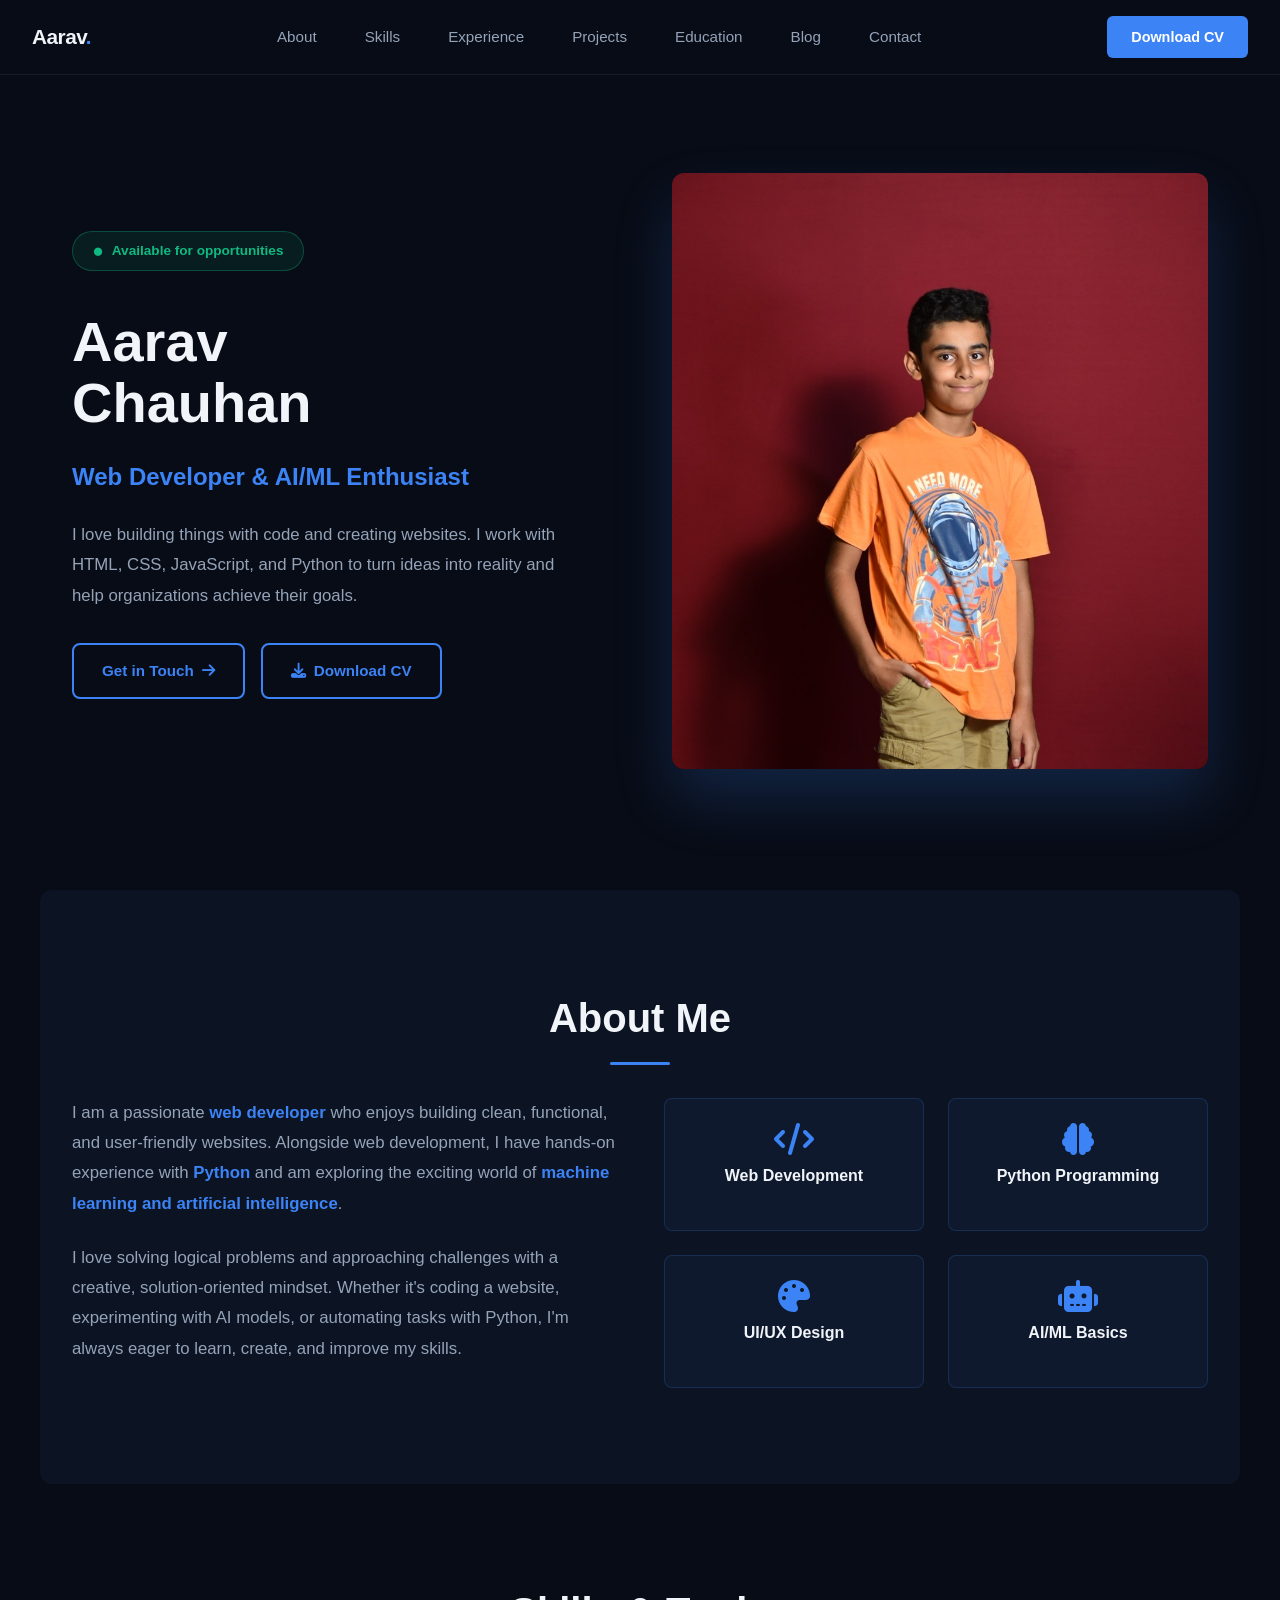
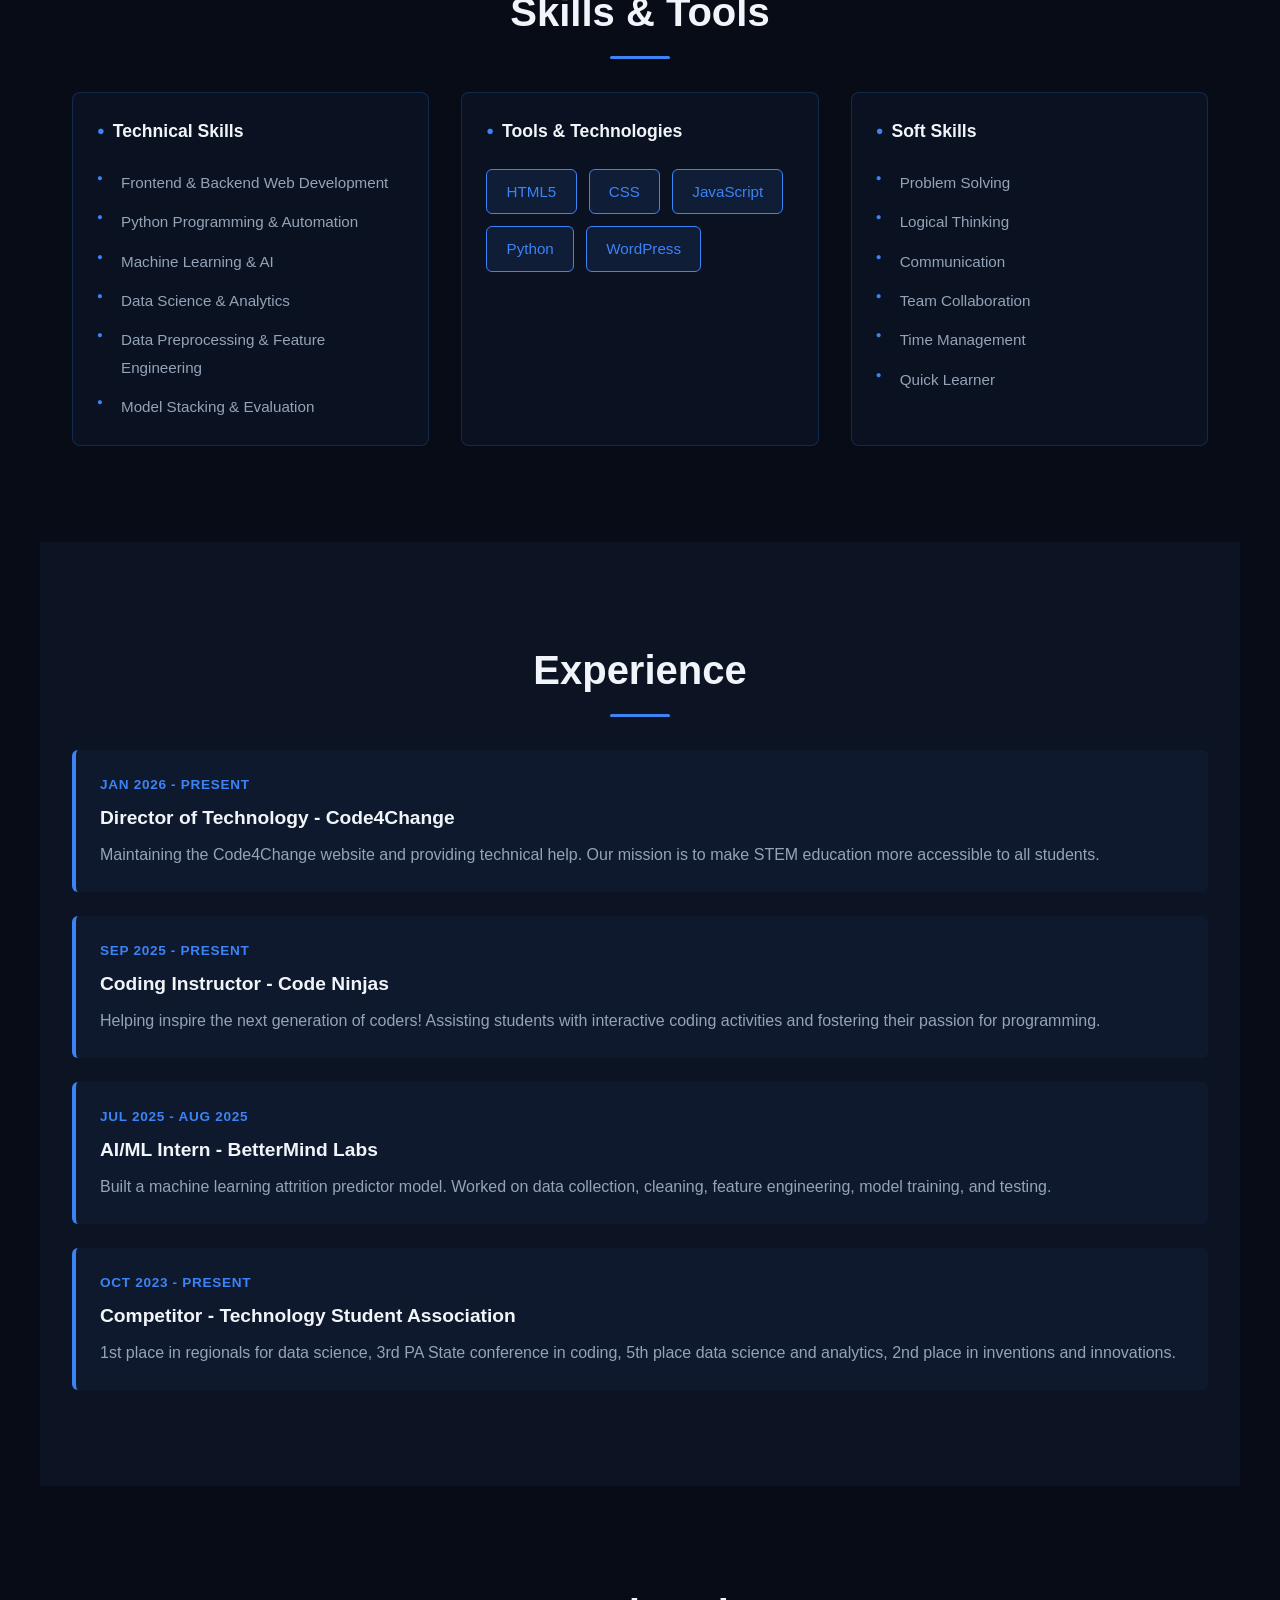
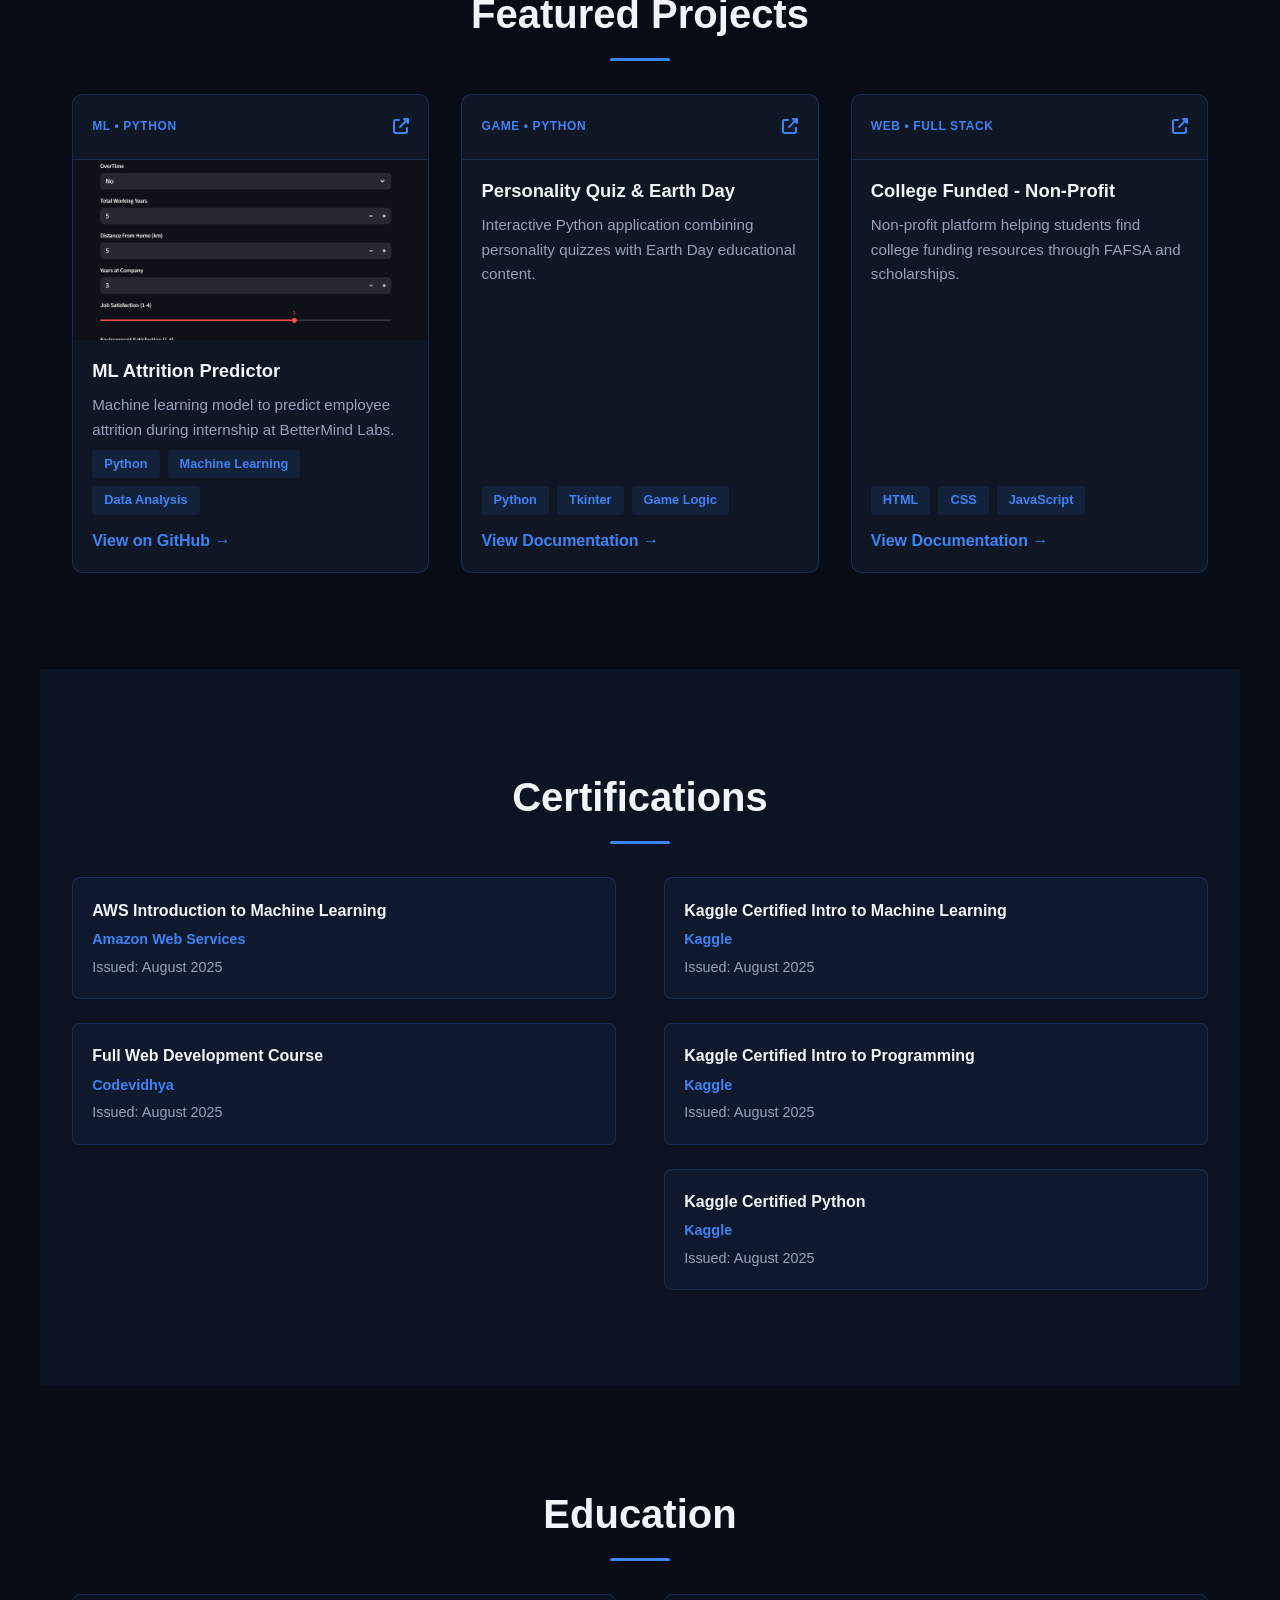
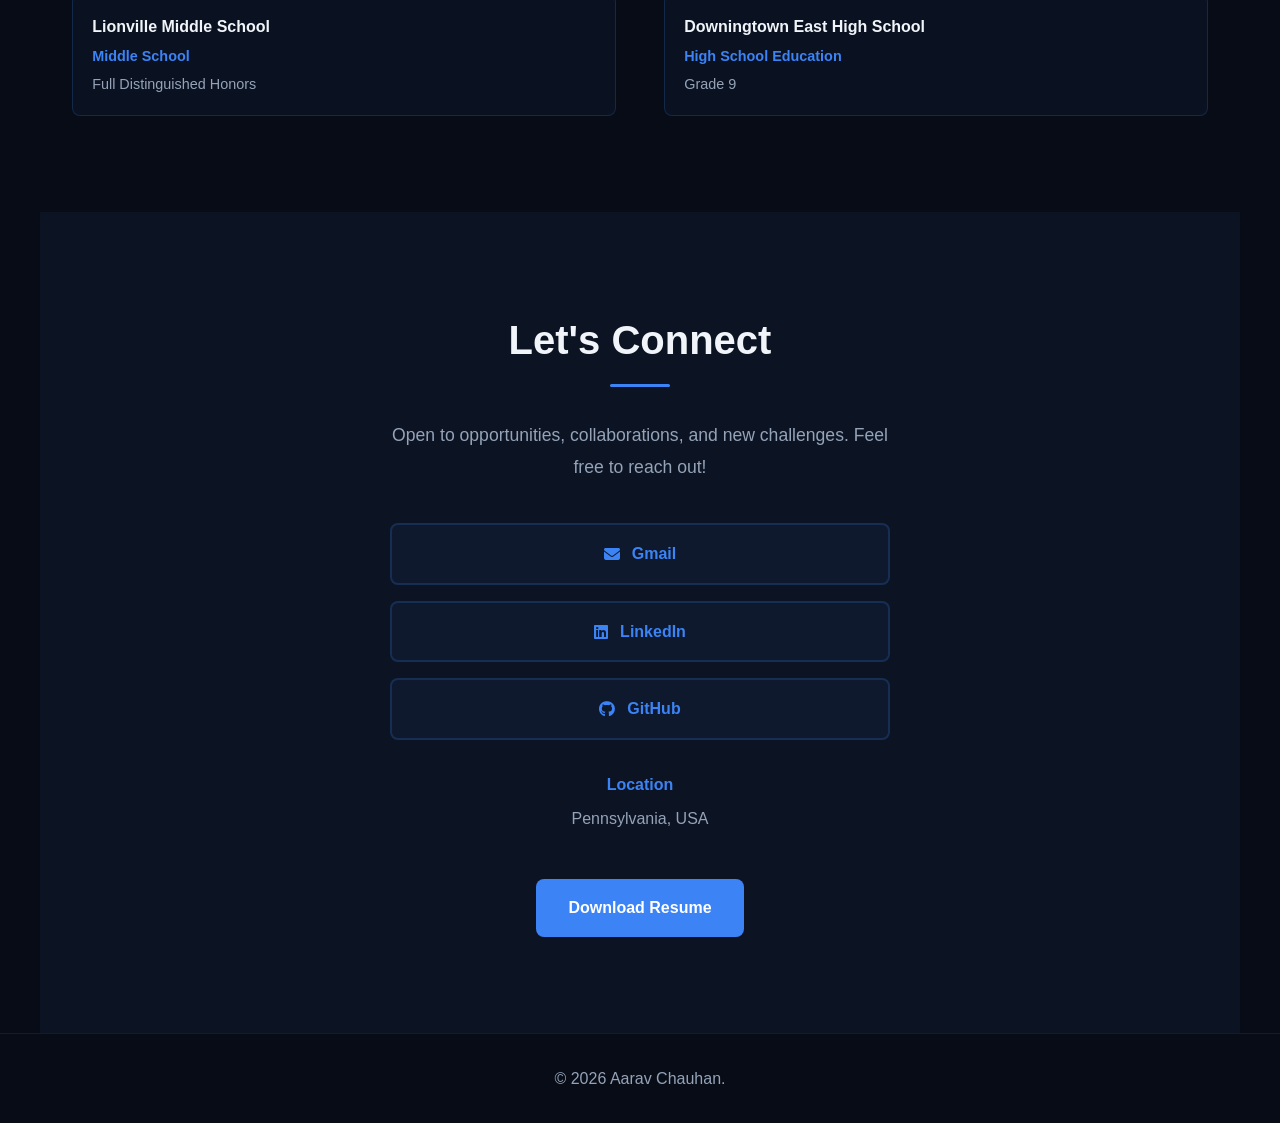
<file: index.html>
<!DOCTYPE html>
<html lang="en">
<head>
    <meta charset="UTF-8">
    <meta name="viewport" content="width=device-width, initial-scale=1.0">
    <title>Aarav Chauhan</title>
    <link rel="icon" type="image/png" href="portfoliologo.png">
    <link rel="stylesheet" href="style.css">
    <link rel="stylesheet" href="https://cdnjs.cloudflare.com/ajax/libs/font-awesome/6.4.0/css/all.min.css">
</head>
<body>

    <nav class="navbar">
        <div class="nav-container">
            <a href="#" class="nav-logo">Aarav<span>.</span></a>
            
            <div class="hamburger">
                <span class="bar"></span>
                <span class="bar"></span>
                <span class="bar"></span>
            </div>

            <ul class="nav-menu">
                <li><a href="#about">About</a></li>
                <li><a href="#skills">Skills</a></li>
                <li><a href="#experience">Experience</a></li>
                <li><a href="#projects">Projects</a></li>
                <li><a href="#education">Education</a></li>
                <li><a href="blog.html">Blog</a></li>
                <li><a href="#contact">Contact</a></li>
            </ul>

            <div class="nav-actions">
                <a href="port.pdf" class="nav-download-btn" download>Download CV</a>
            </div>
        </div>
    </nav>

    <main class="main-content">
        <section id="hero" class="hero">
            <div class="hero-content">
                <div class="hero-text">
                    <div class="badge"><span class="dot">●</span> Available for opportunities</div>
                    <h1 class="hero-name">Aarav<br>Chauhan</h1>
                    <p class="hero-subtitle">Web Developer & AI/ML Enthusiast</p>
                    <p class="hero-description">I love building things with code and creating websites. I work with HTML, CSS, JavaScript, and Python to turn ideas into reality and help organizations achieve their goals.</p>
                    <div class="hero-buttons">
                        <a href="#contact" class="btn btn-primary">Get in Touch <i class="fas fa-arrow-right"></i></a>
                        <a href="port.pdf" class="btn btn-secondary" download><i class="fas fa-download"></i> Download CV</a>
                    </div>
                </div>
                <div class="hero-image">
                    <img src="mainimg.jpeg" alt="Aarav Chauhan">
                </div>
            </div>
        </section>

        <section id="about" class="section about">
            <h2>About Me</h2>
            <div class="about-grid">
                <div class="about-text">
                    <p>I am a passionate <strong>web developer</strong> who enjoys building clean, functional, and user-friendly websites. Alongside web development, I have hands-on experience with <strong>Python</strong> and am exploring the exciting world of <strong>machine learning and artificial intelligence</strong>.</p>
                    <p>I love solving logical problems and approaching challenges with a creative, solution-oriented mindset. Whether it's coding a website, experimenting with AI models, or automating tasks with Python, I'm always eager to learn, create, and improve my skills.</p>
                </div>
                <div class="services">
                    <div class="service-card">
                        <i class="fas fa-code"></i>
                        <h4>Web Development</h4>
                    </div>
                    <div class="service-card">
                        <i class="fas fa-brain"></i>
                        <h4>Python Programming</h4>
                    </div>
                    <div class="service-card">
                        <i class="fas fa-palette"></i>
                        <h4>UI/UX Design</h4>
                    </div>
                    <div class="service-card">
                        <i class="fas fa-robot"></i>
                        <h4>AI/ML Basics</h4>
                    </div>
                </div>
            </div>
        </section>

        <section id="skills" class="section skills">
            <h2>Skills & Tools</h2>
            <div class="skills-grid">
                <div class="skill-category">
                    <h3><span class="skill-dot">●</span> Technical Skills</h3>
                    <ul class="skill-list">
                        <li>Frontend & Backend Web Development</li>
                        <li>Python Programming & Automation</li>
                        <li>Machine Learning & AI</li>
                        <li>Data Science & Analytics</li>
                        <li>Data Preprocessing & Feature Engineering</li>
                        <li>Model Stacking & Evaluation</li>
                    </ul>
                </div>
                <div class="skill-category">
                    <h3><span class="skill-dot">●</span> Tools & Technologies</h3>
                    <ul class="skill-list">
                        <li><a href="#">HTML5</a></li>
                        <li><a href="#">CSS</a></li>
                        <li><a href="#">JavaScript</a></li>
                        <li><a href="#">Python</a></li>
                        <li><a href="#">WordPress</a></li>
                    </ul>
                </div>
                <div class="skill-category">
                    <h3><span class="skill-dot">●</span> Soft Skills</h3>
                    <ul class="skill-list">
                        <li>Problem Solving</li>
                        <li>Logical Thinking</li>
                        <li>Communication</li>
                        <li>Team Collaboration</li>
                        <li>Time Management</li>
                        <li>Quick Learner</li>
                    </ul>
                </div>
            </div>
        </section>

        <section id="experience" class="section experience">
            <h2>Experience</h2>
            <div class="timeline">
                <div class="timeline-item">
                    <div class="timeline-date">Jan 2026 - Present</div>
                    <h3>Director of Technology - Code4Change</h3>
                    <p>Maintaining the Code4Change website and providing technical help. Our mission is to make STEM education more accessible to all students.</p>
                </div>
                <div class="timeline-item">
                    <div class="timeline-date">Sep 2025 - Present</div>
                    <h3>Coding Instructor - Code Ninjas</h3>
                    <p>Helping inspire the next generation of coders! Assisting students with interactive coding activities and fostering their passion for programming.</p>
                </div>
                <div class="timeline-item">
                    <div class="timeline-date">Jul 2025 - Aug 2025</div>
                    <h3>AI/ML Intern - BetterMind Labs</h3>
                    <p>Built a machine learning attrition predictor model. Worked on data collection, cleaning, feature engineering, model training, and testing.</p>
                </div>
                <div class="timeline-item">
                    <div class="timeline-date">Oct 2023 - Present</div>
                    <h3>Competitor - Technology Student Association</h3>
                    <p>1st place in regionals for data science, 3rd PA State conference in coding, 5th place data science and analytics, 2nd place in inventions and innovations.</p>
                </div>
            </div>
        </section>

        <section id="projects" class="section projects">
            <h2>Featured Projects</h2>
            <div class="projects-grid">
                <div class="project-card">
                    <div class="project-top">
                        <span class="project-tag">ML • Python</span>
                        <a href="https://attrition-prediction-model.streamlit.app/" target="_blank"><i class="fas fa-external-link-alt"></i></a>
                    </div>
                    <img src="bmlai.png" alt="ML Attrition Predictor" class="project-image">
                    <h3>ML Attrition Predictor</h3>
                    <p>Machine learning model to predict employee attrition during internship at BetterMind Labs.</p>
                    <div class="project-tech">
                        <span>Python</span>
                        <span>Machine Learning</span>
                        <span>Data Analysis</span>
                    </div>
                    <a href="https://attrition-prediction-model.streamlit.app/" target="_blank" class="project-link">View on GitHub →</a>
                </div>

                <div class="project-card">
                    <div class="project-top">
                        <span class="project-tag">Game • Python</span>
                        <a href="https://codehs.com/sandbox/id/python-3-5LHlzf" target="_blank"><i class="fas fa-external-link-alt"></i></a>
                    </div>
                    <h3>Personality Quiz & Earth Day</h3>
                    <p>Interactive Python application combining personality quizzes with Earth Day educational content.</p>
                    <div class="project-tech">
                        <span>Python</span>
                        <span>Tkinter</span>
                        <span>Game Logic</span>
                    </div>
                    <a href="https://codehs.com/sandbox/id/python-3-5LHlzf" target="_blank" class="project-link">View Documentation →</a>
                </div>

                <div class="project-card">
                    <div class="project-top">
                        <span class="project-tag">Web • Full Stack</span>
                        <a href="https://college-funded.netlify.app/" target="_blank"><i class="fas fa-external-link-alt"></i></a>
                    </div>
                    <h3>College Funded - Non-Profit</h3>
                    <p>Non-profit platform helping students find college funding resources through FAFSA and scholarships.</p>
                    <div class="project-tech">
                        <span>HTML</span>
                        <span>CSS</span>
                        <span>JavaScript</span>
                    </div>
                    <a href="https://college-funded.netlify.app/" target="_blank" class="project-link">View Documentation →</a>
                </div>
            </div>
        </section>

        <section id="certifications" class="section certifications">
            <h2>Certifications</h2>
            <div class="education-grid">
                <div class="education-column">
                    <div class="edu-items">
                        <div class="edu-item">
                            <h4>AWS Introduction to Machine Learning</h4>
                            <p>Amazon Web Services</p>
                            <span>Issued: August 2025</span>
                        </div>
                        <div class="edu-item">
                            <h4>Full Web Development Course</h4>
                            <p>Codevidhya</p>
                            <span>Issued: August 2025</span>
                        </div>
                    </div>
                </div>
                <div class="education-column">
                    <div class="edu-items">
                        <div class="edu-item">
                            <h4>Kaggle Certified Intro to Machine Learning</h4>
                            <p>Kaggle</p>
                            <span>Issued: August 2025</span>
                        </div>
                        <div class="edu-item">
                            <h4>Kaggle Certified Intro to Programming</h4>
                            <p>Kaggle</p>
                            <span>Issued: August 2025</span>
                        </div>
                        <div class="edu-item">
                            <h4>Kaggle Certified Python</h4>
                            <p>Kaggle</p>
                            <span>Issued: August 2025</span>
                        </div>
                    </div>
                </div>
            </div>
        </section>

        <section id="education" class="section education">
            <h2>Education</h2>
            <div class="education-grid">
                <div class="education-column">
                    <div class="edu-items">
                        <div class="edu-item">
                            <h4>Lionville Middle School</h4>
                            <p>Middle School</p>
                            <span>Full Distinguished Honors</span>
                        </div>
                    </div>
                </div>
                <div class="education-column">
                    <div class="edu-items">
                        <div class="edu-item">
                            <h4>Downingtown East High School</h4>
                            <p>High School Education</p>
                            <span>Grade 9</span>
                        </div>
                    </div>
                </div>
            </div>
        </section>

        <section id="contact" class="section contact">
            <h2>Let's Connect</h2>
            <p class="contact-intro">Open to opportunities, collaborations, and new challenges. Feel free to reach out!</p>
            <div class="contact-links">
                <a href="https://mail.google.com/mail/u/0/?fs=1&to=aaravchauhan9@gmail.com&su=&body=&tf=cm" target="_blank" class="contact-item">
                    <i class="fas fa-envelope"></i> Gmail
                </a>
                <a href="https://www.linkedin.com/in/aaravchauhan/" target="_blank" class="contact-item">
                    <i class="fab fa-linkedin"></i> LinkedIn
                </a>
                <a href="https://github.com/RoboPlayz12345" target="_blank" class="contact-item">
                    <i class="fab fa-github"></i> GitHub
                </a>
            </div>
            <div class="contact-location">
                <p><strong>Location</strong></p>
                <p>Pennsylvania, USA</p>
            </div>
            <a href="port.pdf" download class="download-resume-btn">Download Resume</a>
        </section>
    </main>

    <footer>
        <p>&copy; 2026 Aarav Chauhan.</p>
    </footer>

    <script src="script.js"></script>
</body>
</html>
</file>
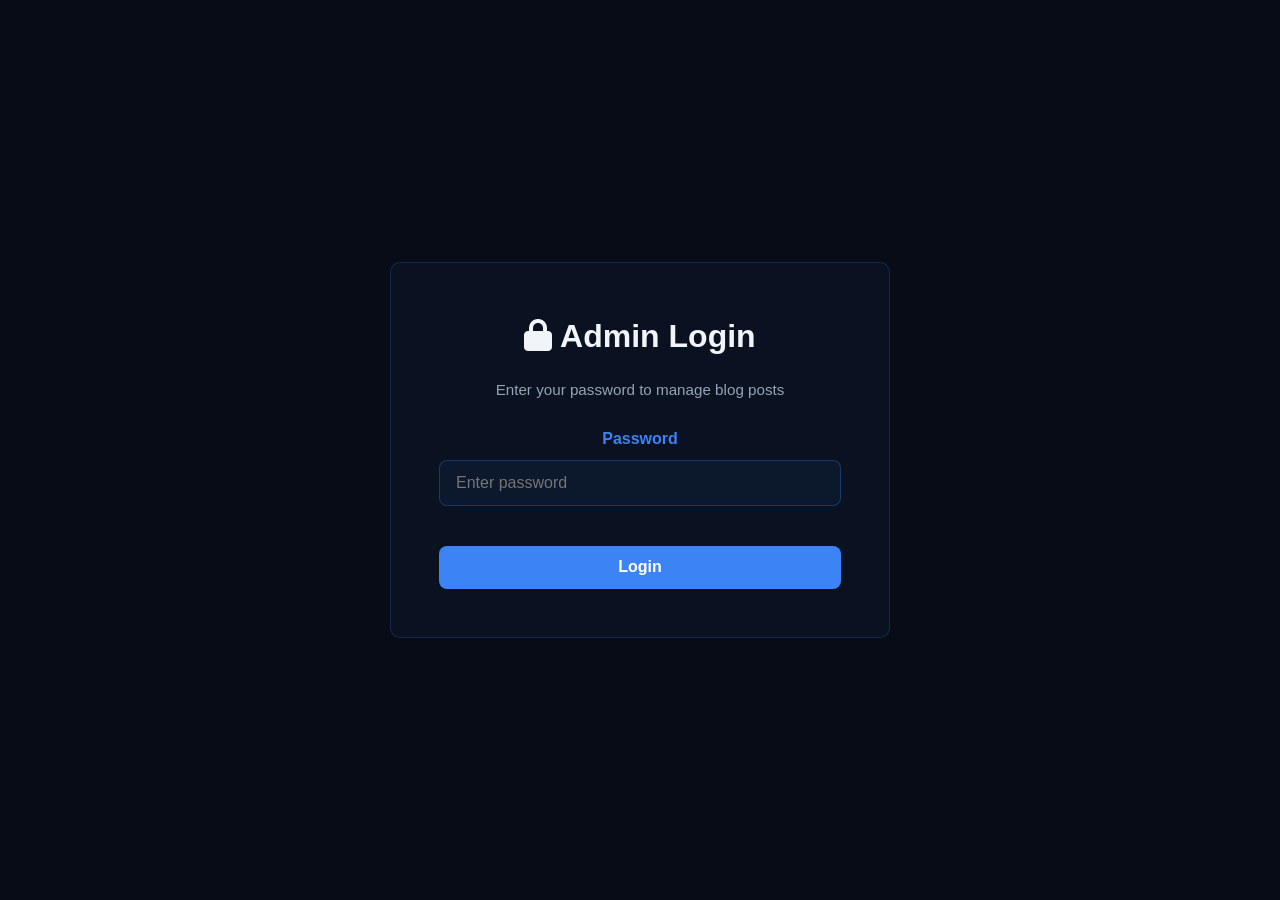
<file: admin.html>
<!DOCTYPE html>
<html lang="en">
<head>
<meta charset="UTF-8">
<meta name="viewport" content="width=device-width, initial-scale=1.0">
<title>Blog Admin | Aarav Chauhan</title>
<link rel="icon" type="image/png" href="portfoliologo.png">
<link rel="stylesheet" href="style.css">
<link rel="stylesheet" href="https://cdnjs.cloudflare.com/ajax/libs/font-awesome/6.4.0/css/all.min.css">

<style>
.admin-container {
    min-height: 100vh;
    background: #080c16;
}

.admin-login {
    display: flex;
    justify-content: center;
    align-items: center;
    min-height: 100vh;
    padding: 2rem;
}

.login-box {
    background: rgba(59,130,246,0.05);
    border: 1px solid rgba(59,130,246,0.2);
    border-radius: 10px;
    padding: 3rem;
    max-width: 500px;
    width: 100%;
    text-align: center;
}

.login-box h1 {
    color: var(--text);
    margin-bottom: 1rem;
    font-size: 2rem;
}

.login-box p {
    color: var(--text-dim);
    margin-bottom: 1.5rem;
    font-size: 0.95rem;
}

.login-input {
    width: 100%;
    padding: 0.8rem 1rem;
    margin-bottom: 1rem;
    border: 1px solid rgba(59,130,246,0.3);
    background: rgba(59,130,246,0.05);
    color: var(--text);
    border-radius: 8px;
    font-size: 1rem;
    transition: all 0.3s ease;
    box-sizing: border-box;
}

.login-input:focus {
    outline: none;
    border-color: var(--accent);
    background: rgba(59,130,246,0.1);
    box-shadow: 0 0 10px rgba(59,130,246,0.3);
}

.login-btn {
    width: 100%;
    padding: 0.8rem 1rem;
    background: var(--accent);
    color: white;
    border: none;
    border-radius: 8px;
    font-size: 1rem;
    font-weight: 600;
    cursor: pointer;
    transition: all 0.3s ease;
}

.login-btn:hover {
    background: var(--accent-dark);
    transform: translateY(-2px);
    box-shadow: 0 5px 15px rgba(59,130,246,0.3);
}

.setup-info {
    background: rgba(34,197,94,0.1);
    border: 1px solid rgba(34,197,94,0.3);
    padding: 1rem;
    border-radius: 8px;
    margin-top: 1.5rem;
    font-size: 0.9rem;
    color: var(--text-dim);
    text-align: left;
}

.setup-info a {
    color: #86efac;
    text-decoration: underline;
}

.admin-dashboard {
    display: none;
    padding: 2rem;
    max-width: 1200px;
    margin: 0 auto;
}

.admin-dashboard.active {
    display: block;
}

.admin-header {
    display: flex;
    justify-content: space-between;
    align-items: center;
    margin-bottom: 2rem;
    flex-wrap: wrap;
    gap: 1rem;
}

.admin-header h1 {
    color: var(--text);
    font-size: 2rem;
}

.logout-btn {
    background: #ef4444;
    color: white;
    border: none;
    padding: 0.8rem 1.5rem;
    border-radius: 8px;
    cursor: pointer;
    font-weight: 600;
    transition: all 0.3s ease;
}

.logout-btn:hover {
    background: #dc2626;
}

.admin-content {
    display: grid;
    grid-template-columns: 1fr 1fr;
    gap: 2rem;
    margin-bottom: 2rem;
}

.admin-form-section {
    background: rgba(59,130,246,0.05);
    border: 1px solid rgba(59,130,246,0.2);
    border-radius: 10px;
    padding: 2rem;
}

.admin-form-section h2 {
    color: var(--text);
    margin-bottom: 1.5rem;
    font-size: 1.5rem;
}

.form-group {
    margin-bottom: 1.5rem;
}

.form-group label {
    display: block;
    color: var(--accent);
    font-weight: 600;
    margin-bottom: 0.5rem;
}

.form-group input,
.form-group textarea,
.form-group select {
    width: 100%;
    padding: 0.8rem 1rem;
    border: 1px solid rgba(59,130,246,0.3);
    background: rgba(59,130,246,0.05);
    color: var(--text);
    border-radius: 8px;
    font-size: 1rem;
    font-family: inherit;
    transition: all 0.3s ease;
    box-sizing: border-box;
}

.form-group input:focus,
.form-group textarea:focus,
.form-group select:focus {
    outline: none;
    border-color: var(--accent);
    background: rgba(59,130,246,0.1);
    box-shadow: 0 0 10px rgba(59,130,246,0.3);
}

.form-group textarea {
    resize: vertical;
    min-height: 120px;
}

.image-preview {
    width: 100%;
    max-height: 200px;
    object-fit: cover;
    border-radius: 8px;
    margin: 0.5rem 0;
    border: 1px solid rgba(59,130,246,0.2);
}

.file-input-label {
    display: inline-block;
    padding: 0.8rem 1rem;
    background: var(--accent);
    color: white;
    border-radius: 8px;
    cursor: pointer;
    font-weight: 600;
    transition: all 0.3s ease;
    margin-bottom: 1rem;
}

.file-input-label:hover {
    background: var(--accent-dark);
}

#imageInput {
    display: none;
}

.file-name {
    color: var(--text-dim);
    font-size: 0.9rem;
    margin-left: 0.5rem;
}

.btn-add-post {
    width: 100%;
    padding: 0.8rem 1rem;
    background: var(--accent);
    color: white;
    border: none;
    border-radius: 8px;
    font-size: 1rem;
    font-weight: 600;
    cursor: pointer;
    transition: all 0.3s ease;
}

.btn-add-post:hover:not(:disabled) {
    background: var(--accent-dark);
}

.btn-add-post:disabled {
    background: #94a3b8;
    cursor: not-allowed;
}

.posts-list-section {
    grid-column: 1 / -1;
    background: rgba(59,130,246,0.05);
    border: 1px solid rgba(59,130,246,0.2);
    border-radius: 10px;
    padding: 2rem;
}

.posts-list-section h2 {
    color: var(--text);
    margin-bottom: 1.5rem;
    font-size: 1.5rem;
}

.posts-grid {
    display: grid;
    grid-template-columns: repeat(auto-fill, minmax(250px, 1fr));
    gap: 1.5rem;
}

.post-card {
    background: rgba(59,130,246,0.08);
    border: 1px solid rgba(59,130,246,0.2);
    border-radius: 10px;
    padding: 1.5rem;
    transition: all 0.3s ease;
}

.post-card:hover {
    background: rgba(59,130,246,0.12);
    border-color: var(--accent);
    transform: translateY(-5px);
}

.post-card h3 {
    color: var(--text);
    margin-top: 1rem;
    margin-bottom: 0.5rem;
}

.post-card .post-meta {
    color: var(--text-dim);
    font-size: 0.85rem;
    margin-bottom: 1rem;
}

.post-card-image {
    width: 100%;
    height: 150px;
    object-fit: cover;
    border-radius: 8px;
    background: rgba(0,0,0,0.3);
}

.post-card-actions {
    display: flex;
    gap: 0.5rem;
    margin-top: 1rem;
}

.btn-delete {
    flex: 1;
    padding: 0.6rem 1rem;
    background: #ef4444;
    color: white;
    border: none;
    border-radius: 6px;
    cursor: pointer;
    font-weight: 600;
    transition: all 0.3s ease;
    font-size: 0.9rem;
}

.btn-delete:hover {
    background: #dc2626;
}

.message {
    padding: 1rem;
    border-radius: 8px;
    margin-bottom: 1rem;
    display: none;
}

.message.success {
    background: rgba(34,197,94,0.2);
    border: 1px solid #22c55e;
    color: #86efac;
    display: block;
}

.message.error {
    background: rgba(239,68,68,0.2);
    border: 1px solid #ef4444;
    color: #fca5a5;
    display: block;
}

.message.warning {
    background: rgba(234,179,8,0.2);
    border: 1px solid #eab308;
    color: #facc15;
    display: block;
}

.empty-state {
    text-align: center;
    color: var(--text-dim);
    padding: 2rem;
}

.github-status {
    padding: 1rem;
    border-radius: 8px;
    margin-bottom: 1rem;
    background: rgba(59,130,246,0.1);
    border: 1px solid rgba(59,130,246,0.2);
    color: var(--text-dim);
}

.github-status.connected {
    background: rgba(34,197,94,0.1);
    border-color: rgba(34,197,94,0.3);
    color: #86efac;
}

@media (max-width: 768px) {
    .admin-content {
        grid-template-columns: 1fr;
    }
    .posts-grid {
        grid-template-columns: 1fr;
    }
    .login-box {
        padding: 2rem;
    }
}
</style>
</head>

<body>

<div class="admin-container">

    <!-- Login Section -->
    <div class="admin-login" id="loginSection">
        <div class="login-box">
            <h1><i class="fas fa-lock"></i> Admin Login</h1>
            <p>Enter your password to manage blog posts</p>

            <div class="form-group">
                <label for="passwordInput">Password</label>
                <input type="password" id="passwordInput" class="login-input" placeholder="Enter password" autocomplete="off">
            </div>

            <button class="login-btn" onclick="loginAdmin()">Login</button>
        </div>
    </div>

    <!-- Dashboard Section -->
    <div class="admin-dashboard" id="dashboardSection">
        <div class="admin-header">
            <h1><i class="fas fa-pen-fancy"></i> Blog Management</h1>
            <button class="logout-btn" onclick="logoutAdmin()">Logout</button>
        </div>

        <div id="messageContainer"></div>

        <div class="admin-content">
            <!-- Add New Post Form -->
            <div class="admin-form-section">
                <h2><i class="fas fa-plus"></i> Add New Post</h2>

                <div class="form-group">
                    <label for="postTitle">Post Title</label>
                    <input type="text" id="postTitle" placeholder="Enter post title">
                </div>

                <div class="form-group">
                    <label for="postCategory">Category</label>
                    <input type="text" id="postCategory" placeholder="e.g., Technology, AI, Web Dev">
                </div>

                <div class="form-group">
                    <label for="postDate">Date</label>
                    <input type="date" id="postDate">
                </div>

                <div class="form-group">
                    <label for="postContent">Content</label>
                    <textarea id="postContent" placeholder="Write your blog post content here..."></textarea>
                </div>

                <div class="form-group">
                    <label>Upload Image</label>
                    <label for="imageInput" class="file-input-label">
                        <i class="fas fa-image"></i> Choose Image
                    </label>
                    <input type="file" id="imageInput" accept="image/*">
                    <span id="fileName" class="file-name"></span>
                    <img id="imagePreview" class="image-preview" style="display: none;">
                </div>

                <button class="btn-add-post" id="addPostBtn" onclick="addPost()">
                    <i class="fas fa-save"></i> Add Post to GitHub
                </button>
            </div>

            <!-- Instructions -->
            <div class="admin-form-section">
                <h2><i class="fas fa-info-circle"></i> How It Works</h2>
                <div style="color: var(--text-dim); line-height: 1.8; font-size: 0.9rem;">
                    <p><strong style="color: var(--accent);">✓ Blog posts auto-sync to GitHub</strong></p>
                    <p style="margin-top: 0.5rem; font-size: 0.85rem;">Posts save locally first, then upload to GitHub. If GitHub is down, posts save locally only.</p>
                    
                    <p style="margin-top: 1rem;"><strong style="color: var(--accent);">🔧 To enable GitHub sync:</strong></p>
                    <ol style="margin-left: 1.5rem;">
                        <li>Go to <a href="https://github.com/settings/tokens" target="_blank" style="color: #60a5fa;">GitHub Settings - Tokens</a></li>
                        <li>Click "Generate new token (classic)"</li>
                        <li>Select <code style="background: rgba(59,130,246,0.2); padding: 0.2rem 0.5rem; border-radius: 3px;">repo</code> scope</li>
                        <li>Go to <a href="https://app.netlify.com" target="_blank" style="color: #60a5fa;">Netlify Site Settings</a></li>
                        <li>Add environment variables:
                            <ul style="margin-top: 0.5rem; margin-left: 1rem;">
                                <li><code style="background: rgba(59,130,246,0.2); padding: 0.2rem 0.5rem;">GITHUB_TOKEN</code> = your token</li>
                                <li><code style="background: rgba(59,130,246,0.2); padding: 0.2rem 0.5rem;">GITHUB_REPO</code> = yourname/blog-connect</li>
                            </ul>
                        </li>
                        <li>Redeploy your site</li>
                    </ol>
                    
                    <p style="margin-top: 1rem; padding: 1rem; background: rgba(34, 197, 94, 0.1); border-left: 2px solid #22c55e; border-radius: 4px;">
                        <strong>✓ Repository:</strong> Create a public GitHub repo named <code>blog-connect</code> with an empty <code>posts.json</code> file
                    </p>
                    
                    <p style="margin-top: 1rem;"><strong style="color: #facc15;">⚠️ Without GitHub setup:</strong></p>
                    <p style="font-size: 0.85rem;">Posts will save locally only (this device). GitHub sync makes posts available everywhere.</p>
                </div>
            </div>
        </div>

        <!-- Posts List -->
        <div class="posts-list-section">
            <h2><i class="fas fa-list"></i> All Posts</h2>
            <div id="postsList" class="posts-grid">
                <div class="empty-state">
                    <p><i class="fas fa-inbox" style="font-size: 2rem; margin-bottom: 1rem; display: block;"></i>No posts yet. Add your first post!</p>
                </div>
            </div>
        </div>
    </div>

</div>

<script>
const ADMIN_PASSWORD = "robo123";
let allPosts = [];
let uploadedImageUrl = null;

document.addEventListener('DOMContentLoaded', () => {
    document.getElementById('postDate').valueAsDate = new Date();

    if (localStorage.getItem('adminLoggedIn') === 'true') {
        showDashboard();
        loadPosts();
    }

    document.getElementById('imageInput').addEventListener('change', (e) => {
        const file = e.target.files[0];
        if (file) {
            // Validate file size (max 5MB)
            if (file.size > 5 * 1024 * 1024) {
                showMessage('Image must be smaller than 5MB', 'error');
                document.getElementById('imageInput').value = '';
                return;
            }

            document.getElementById('fileName').textContent = 'Processing...';
            const reader = new FileReader();
            reader.onload = (event) => {
                const preview = document.getElementById('imagePreview');
                preview.src = event.target.result;
                preview.style.display = 'block';
                window.selectedImageData = event.target.result;
            };
            reader.readAsDataURL(file);
        }
    });

    document.getElementById('passwordInput').addEventListener('keypress', (e) => {
        if (e.key === 'Enter') loginAdmin();
    });
});

function loginAdmin() {
    const password = document.getElementById('passwordInput').value;

    if (password === ADMIN_PASSWORD) {
        localStorage.setItem('adminLoggedIn', 'true');
        showDashboard();
        loadPosts();
        showMessage('Logged in successfully!', 'success');
    } else {
        showMessage('Incorrect password', 'error');
        document.getElementById('passwordInput').value = '';
    }
}

function logoutAdmin() {
    localStorage.removeItem('adminLoggedIn');
    document.getElementById('passwordInput').value = '';
    document.getElementById('loginSection').style.display = 'flex';
    document.getElementById('dashboardSection').classList.remove('active');
}

function showDashboard() {
    document.getElementById('loginSection').style.display = 'none';
    document.getElementById('dashboardSection').classList.add('active');
}

async function uploadImageToGitHub(imageData, fileName) {
    try {
        const res = await fetch('/.netlify/functions/upload-image', {
            method: 'POST',
            headers: { 'Content-Type': 'application/json' },
            body: JSON.stringify({ 
                imageData: imageData,
                fileName: fileName 
            })
        });

        if (!res.ok) {
            const err = await res.json();
            throw new Error(err.error || 'Failed to upload image');
        }

        const data = await res.json();
        return data.imageUrl;
    } catch (error) {
        throw new Error('Image upload failed: ' + error.message);
    }
}

async function addPost() {
    const title = document.getElementById('postTitle').value.trim();
    const category = document.getElementById('postCategory').value.trim();
    const date = document.getElementById('postDate').value;
    const content = document.getElementById('postContent').value.trim();
    const imageData = window.selectedImageData;

    if (!title || !category || !date || !content) {
        showMessage('Please fill in all fields (image is optional)', 'error');
        return;
    }

    const btn = document.getElementById('addPostBtn');
    btn.disabled = true;
    btn.textContent = 'Saving...';

    try {
        let imageUrl = null;

        // Upload image if provided
        if (imageData) {
            btn.textContent = 'Uploading image...';
            const fileName = title.replace(/[^a-zA-Z0-9]/g, '_') + '_' + Date.now() + '.png';
            imageUrl = await uploadImageToGitHub(imageData, fileName);
        }

        const newPost = {
            id: Date.now(),
            Name: title,
            Category: category,
            Date: date,
            Content: content,
            Image: imageUrl,  // Store only the URL, not base64
            Published: true
        };

        allPosts.unshift(newPost);

        btn.textContent = 'Saving to GitHub...';
        await saveToGitHub(allPosts);
        showMessage('✓ Post and image saved to GitHub!', 'success');
    } catch (error) {
        // Save locally as fallback
        localStorage.setItem('blogPosts', JSON.stringify(allPosts));
        showMessage('⚠ Saved locally. GitHub error: ' + error.message.substring(0, 60), 'warning');
    }

    // Reset form
    document.getElementById('postTitle').value = '';
    document.getElementById('postCategory').value = '';
    document.getElementById('postDate').valueAsDate = new Date();
    document.getElementById('postContent').value = '';
    document.getElementById('imageInput').value = '';
    document.getElementById('imagePreview').style.display = 'none';
    document.getElementById('fileName').textContent = '';
    window.selectedImageData = null;
    uploadedImageUrl = null;

    btn.disabled = false;
    btn.innerHTML = '<i class="fas fa-save"></i> Add Post to GitHub';

    renderPostsList();
}

async function deletePost(id) {
    if (confirm('Are you sure you want to delete this post?')) {
        allPosts = allPosts.filter(p => p.id !== id);

        try {
            await saveToGitHub(allPosts);
            showMessage('✓ Post deleted from GitHub', 'success');
        } catch (e) {
            localStorage.setItem('blogPosts', JSON.stringify(allPosts));
            showMessage('⚠ Deleted locally. GitHub error: ' + e.message.substring(0, 60), 'warning');
        }

        renderPostsList();
    }
}

async function saveToGitHub(postsArray) {
    const res = await fetch('/.netlify/functions/update-posts', {
        method: 'POST',
        headers: { 'Content-Type': 'application/json' },
        body: JSON.stringify({ posts: postsArray })
    });

    if (!res.ok) {
        const err = await res.json();
        throw new Error(err.error || err.message || 'Failed to save to GitHub');
    }

    return res.json();
}

async function loadPosts() {
    try {
        const res = await fetch('https://raw.githubusercontent.com/RoboPlayz12345/blog-connect/main/posts.json?t=' + Date.now());
        if (res.ok) {
            allPosts = await res.json();
            renderPostsList();
            return;
        }
    } catch (e) {
        console.log('Could not load posts from GitHub:', e.message);
    }

    const local = localStorage.getItem('blogPosts');
    allPosts = local ? JSON.parse(local) : [];
    renderPostsList();
}

function renderPostsList() {
    const postsList = document.getElementById('postsList');

    if (allPosts.length === 0) {
        postsList.innerHTML = '<div class="empty-state"><p><i class="fas fa-inbox" style="font-size: 2rem; margin-bottom: 1rem; display: block;"></i>No posts yet. Add your first post!</p></div>';
        return;
    }

    postsList.innerHTML = allPosts.map(post => `
        <div class="post-card">
            ${post.Image
                ? `<img src="${post.Image}" class="post-card-image" alt="${post.Name}" onerror="this.style.display='none'">`
                : '<div class="post-card-image" style="display:flex;align-items:center;justify-content:center;color:var(--text-dim);"><i class="fas fa-image" style="font-size:2rem;"></i></div>'
            }
            <h3>${post.Name}</h3>
            <div class="post-meta">
                <div><strong>Category:</strong> ${post.Category}</div>
                <div><strong>Date:</strong> ${post.Date}</div>
            </div>
            <p style="color:var(--text-dim);font-size:0.9rem;margin-bottom:1rem;">${post.Content.substring(0, 100)}...</p>
            <div class="post-card-actions">
                <button class="btn-delete" onclick="deletePost(${post.id})">
                    <i class="fas fa-trash"></i> Delete
                </button>
            </div>
        </div>
    `).join('');
}

function showMessage(text, type) {
    const container = document.getElementById('messageContainer');
    const message = document.createElement('div');
    message.className = `message ${type}`;
    message.textContent = text;
    container.innerHTML = '';
    container.appendChild(message);
    setTimeout(() => { message.style.display = 'none'; }, 5000);
}
</script>

</body>
</html>
</file>
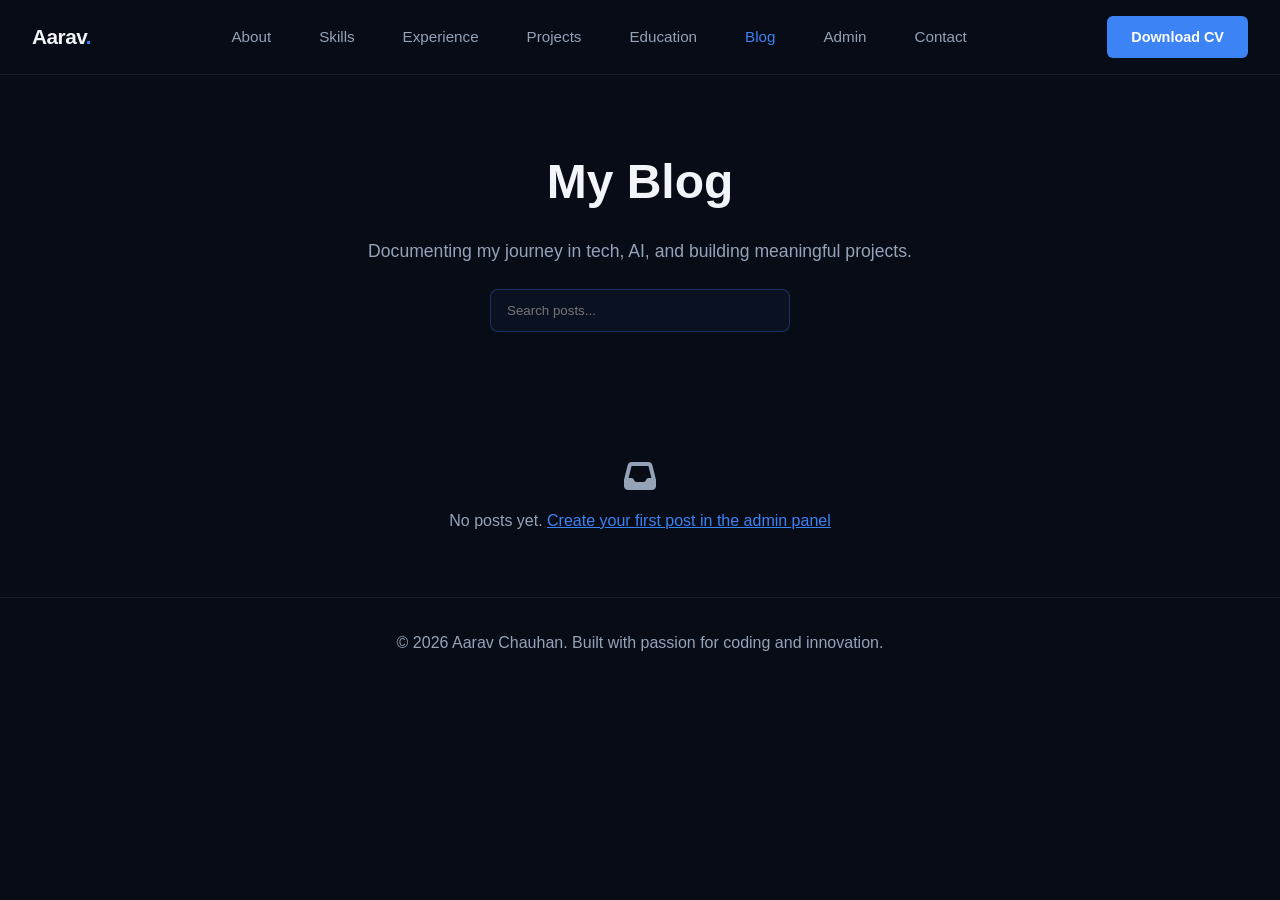
<file: blog.html>
<!DOCTYPE html>
<html lang="en">
<head>
<meta charset="UTF-8">
<meta name="viewport" content="width=device-width, initial-scale=1.0">
<title>Blog | Aarav Chauhan</title>
<link rel="icon" type="image/png" href="portfoliologo.png">
<link rel="stylesheet" href="style.css">
<link rel="stylesheet" href="https://cdnjs.cloudflare.com/ajax/libs/font-awesome/6.4.0/css/all.min.css">

<style>
/* === KEEPING YOUR ORIGINAL THEME === */

.blog-container { padding-top: 80px; }

.blog-hero {
    padding: 4rem 2rem;
    text-align: center;
    max-width: 1200px;
    margin: 0 auto;
}

.blog-hero h1 {
    font-size: 3rem;
    font-weight: 800;
    margin-bottom: 1rem;
    color: var(--text);
}

.blog-hero p {
    font-size: 1.1rem;
    color: var(--text-dim);
    max-width: 600px;
    margin: 0 auto;
}

.blog-posts {
    display: grid;
    gap: 2rem;
    max-width: 900px;
    margin: 0 auto;
    padding: 2rem;
}

.blog-post-preview {
    background: rgba(59,130,246,0.05);
    border: 1px solid rgba(59,130,246,0.2);
    border-radius: 10px;
    padding: 2rem;
    cursor: pointer;
    transition: all 0.3s ease;
}

.blog-post-preview:hover {
    background: rgba(59,130,246,0.1);
    border-color: var(--accent);
    transform: translateY(-5px);
    box-shadow: 0 10px 30px rgba(59,130,246,0.2);
}

.blog-meta {
    display: flex;
    gap: 1.5rem;
    margin-bottom: 1rem;
    flex-wrap: wrap;
    font-size: 0.9rem;
    color: var(--accent);
}

.blog-date {
    display: flex;
    align-items: center;
    gap: 0.5rem;
}

.blog-category {
    background: rgba(60,131,246,0.2);
    padding: 0.25rem 0.75rem;
    border-radius: 4px;
    font-size: 0.8rem;
    font-weight: 600;
    text-transform: uppercase;
}

.blog-post-preview h2 {
    font-size: 1.8rem;
    margin: 1rem 0 0.5rem;
    color: var(--text);
}

.blog-preview-text {
    color: var(--text-dim);
    line-height: 1.8;
    margin-bottom: 1rem;
}

.read-more {
    color: var(--accent);
    font-weight: 600;
    display: inline-flex;
    align-items: center;
    gap: 0.5rem;
    transition: all 0.3s ease;
}

.blog-post-preview:hover .read-more {
    gap: 1rem;
}

.blog-full-post {
    display: none;
    background: rgba(59,130,246,0.05);
    border: 1px solid rgba(59,130,246,0.2);
    border-radius: 10px;
    padding: 3rem;
    margin-top: 1rem;
    line-height: 1.8;
    max-width: 900px;
    margin-left: auto;
    margin-right: auto;
}

.blog-full-post.active {
    display: block;
}

.blog-full-post h2 {
    font-size: 2.2rem;
    margin-bottom: 1rem;
}

.blog-full-post .blog-meta {
    margin-bottom: 2rem;
    padding-bottom: 1rem;
    border-bottom: 1px solid rgba(59,130,246,0.2);
}

.blog-full-post p {
    margin-bottom: 1.5rem;
    color: var(--text-dim);
    font-size: 1.05rem;
}

.blog-full-post h3 {
    color: var(--accent);
    margin-top: 2rem;
    margin-bottom: 1rem;
    font-size: 1.3rem;
}

.blog-full-post ul, .blog-full-post ol {
    margin-left: 2rem;
    margin-bottom: 1.5rem;
}

.blog-full-post li {
    margin-bottom: 0.5rem;
    color: var(--text-dim);
}

.back-btn {
    display: inline-flex;
    align-items: center;
    gap: 0.5rem;
    color: var(--accent);
    text-decoration: none;
    font-weight: 600;
    margin-bottom: 2rem;
    transition: all 0.3s ease;
}

.back-btn:hover {
    gap: 1rem;
}

@media (max-width: 768px) {
    .blog-hero h1 {
        font-size: 2rem;
    }

    .blog-full-post {
        padding: 1.5rem;
    }

    .blog-post-preview {
        padding: 1.5rem;
    }
}
</style>
</head>

<body>

<nav class="navbar">
<div class="nav-container">
<a href="index.html" class="nav-logo">Aarav<span>.</span></a>

<div class="hamburger">
    <span class="bar"></span>
    <span class="bar"></span>
    <span class="bar"></span>
</div>

<ul class="nav-menu">
<li><a href="index.html#about">About</a></li>
<li><a href="index.html#skills">Skills</a></li>
<li><a href="index.html#experience">Experience</a></li>
<li><a href="index.html#projects">Projects</a></li>
<li><a href="index.html#education">Education</a></li>
<li><a href="blog.html" class="active">Blog</a></li>
<li><a href="admin.html"></i> Admin</a></li>
<li><a href="index.html#contact">Contact</a></li>
</ul>
<div class="nav-actions">
<a href="port.pdf" class="nav-download-btn" download>Download CV</a>
</div>
</div>
</nav>

<div class="blog-container">
<div class="blog-hero">
<h1>My Blog</h1>
<p>Documenting my journey in tech, AI, and building meaningful projects.</p>
<input type="text" placeholder="Search posts..." oninput="searchPosts(this.value)" style="
    margin-top: 1.5rem;
    padding: 0.8rem 1rem;
    width: 300px;
    border-radius: 8px;
    border: 1px solid rgba(59,130,246,0.3);
    background: rgba(59,130,246,0.05);
    color: var(--text);
">
</div>

<div class="blog-posts"></div>
</div>

<footer>
<p>&copy; 2026 Aarav Chauhan. Built with passion for coding and innovation.</p>
</footer>

<script>
/* === NAVBAR TOGGLE LOGIC === */
const hamburger = document.querySelector('.hamburger');
const navMenu = document.querySelector('.nav-menu');

if (hamburger) {
    hamburger.addEventListener('click', () => {
        navMenu.classList.toggle('active');
        hamburger.classList.toggle('active');
    });
}

// Close mobile menu when a link is clicked
document.querySelectorAll('.nav-menu a').forEach(link => {
    link.addEventListener('click', () => {
        navMenu.classList.remove('active');
        hamburger.classList.remove('active');
    });
});


/* === LOAD POSTS FROM GITHUB ===  */

const GITHUB_REPO = "RoboPlayz12345/blog-connect";
const GITHUB_FILE = "posts.json";

let allPosts = [];

async function loadPosts() {
    try {
        // Try loading from GitHub raw URL first
        const GITHUB_RAW_URL = `https://raw.githubusercontent.com/${GITHUB_REPO}/main/${GITHUB_FILE}`;
        const res = await fetch(GITHUB_RAW_URL + "?t=" + new Date().getTime());
        
        if (res.ok) {
            const posts = await res.json();
            allPosts = posts.filter(p => p.Published);
            renderPosts(allPosts);
            return;
        } else if (res.status === 404) {
            throw new Error("Blog repository not found or posts.json doesn't exist");
        } else {
            throw new Error(`GitHub HTTP error: ${res.status}`);
        }
    } catch (ghErr) {
        console.log("GitHub not available, trying localStorage:", ghErr.message);
        
        // Fallback to localStorage
        try {
            const localPosts = localStorage.getItem('blogPosts');
            if (localPosts) {
                allPosts = JSON.parse(localPosts).filter(p => p.Published);
                renderPosts(allPosts);
                // Show info message
                showInfoBanner('Posts loaded from local storage. GitHub sync may be down.');
            } else {
                showNoPosts();
            }
        } catch (localErr) {
            console.error("localStorage error:", localErr);
            showNoPosts();
        }
    }
}

function showInfoBanner(message) {
    const container = document.querySelector('.blog-posts');
    const banner = document.createElement('div');
    banner.style.cssText = `
        background: rgba(251, 146, 60, 0.2);
        border: 1px solid rgba(251, 146, 60, 0.5);
        border-radius: 8px;
        padding: 1rem;
        margin-bottom: 1.5rem;
        color: #fed7aa;
        font-size: 0.9rem;
        text-align: center;
    `;
    banner.innerHTML = `<i class="fas fa-info-circle"></i> ${message}`;
    container.insertBefore(banner, container.firstChild);
}

function showNoPosts() {
    document.querySelector('.blog-posts').innerHTML = "<p style='text-align: center; color: var(--text-dim); padding: 2rem;'><i class='fas fa-inbox' style='font-size: 2rem; display: block; margin-bottom: 1rem;'></i>No posts yet. <a href='admin.html' style='color: var(--accent); text-decoration: underline;'>Create your first post in the admin panel</a></p>";
}

function renderPosts(posts) {
    const container = document.querySelector('.blog-posts');
    container.innerHTML = "";

    if(posts.length === 0){
        container.innerHTML = "<p style='text-align: center; color: var(--text-dim); padding: 2rem;'><i class='fas fa-inbox' style='font-size: 2rem; display: block; margin-bottom: 1rem;'></i>No posts yet. <a href='admin.html' style='color: var(--accent); text-decoration: underline;'>Create your first post in the admin panel</a></p>";
        return;
    }

    posts.forEach((post, index) => {
        container.innerHTML += `
        <div class="blog-post-preview" onclick="showPost(${index})">
            ${post.Image ? `<img src="${post.Image}" style="width: 100%; height: 200px; object-fit: cover; border-radius: 8px; margin-bottom: 1rem;">` : ''}
            <div class="blog-meta">
                <span class="blog-date"><i class="fas fa-calendar"></i> ${post.Date}</span>
                <span class="blog-category">${post.Category}</span>
            </div>
            <h2>${post.Name}</h2>
            <p class="blog-preview-text">${post.Content.length > 150 ? post.Content.substring(0,150) + "..." : post.Content}</p>
            <span class="read-more">Read More <i class="fas fa-arrow-right"></i></span>
        </div>`;
    });
}

function showPost(index) {
    const post = allPosts[index];
    const container = document.querySelector('.blog-posts');

    container.innerHTML = `
    <div class="blog-full-post active">
        <a href="#" class="back-btn" onclick="renderPosts(allPosts); return false;">
            <i class="fas fa-arrow-left"></i> Back to Posts
        </a>
        ${post.Image ? `<img src="${post.Image}" style="width: 100%; max-height: 400px; object-fit: cover; border-radius: 8px; margin-bottom: 2rem;">` : ''}
        <h2>${post.Name}</h2>
        <div class="blog-meta">
            <span class="blog-date"><i class="fas fa-calendar"></i> ${post.Date}</span>
            <span class="blog-category">${post.Category}</span>
        </div>
        <p>${post.Content.replace(/\n/g,'<br>')}</p>
    </div>`;
    window.scrollTo(0,0);
}

function searchPosts(query) {
    const filtered = allPosts.filter(post =>
        post.Name.toLowerCase().includes(query.toLowerCase()) ||
        post.Category.toLowerCase().includes(query.toLowerCase())
    );
    renderPosts(filtered);
}

loadPosts();
</script>

</body>
</html>
</file>
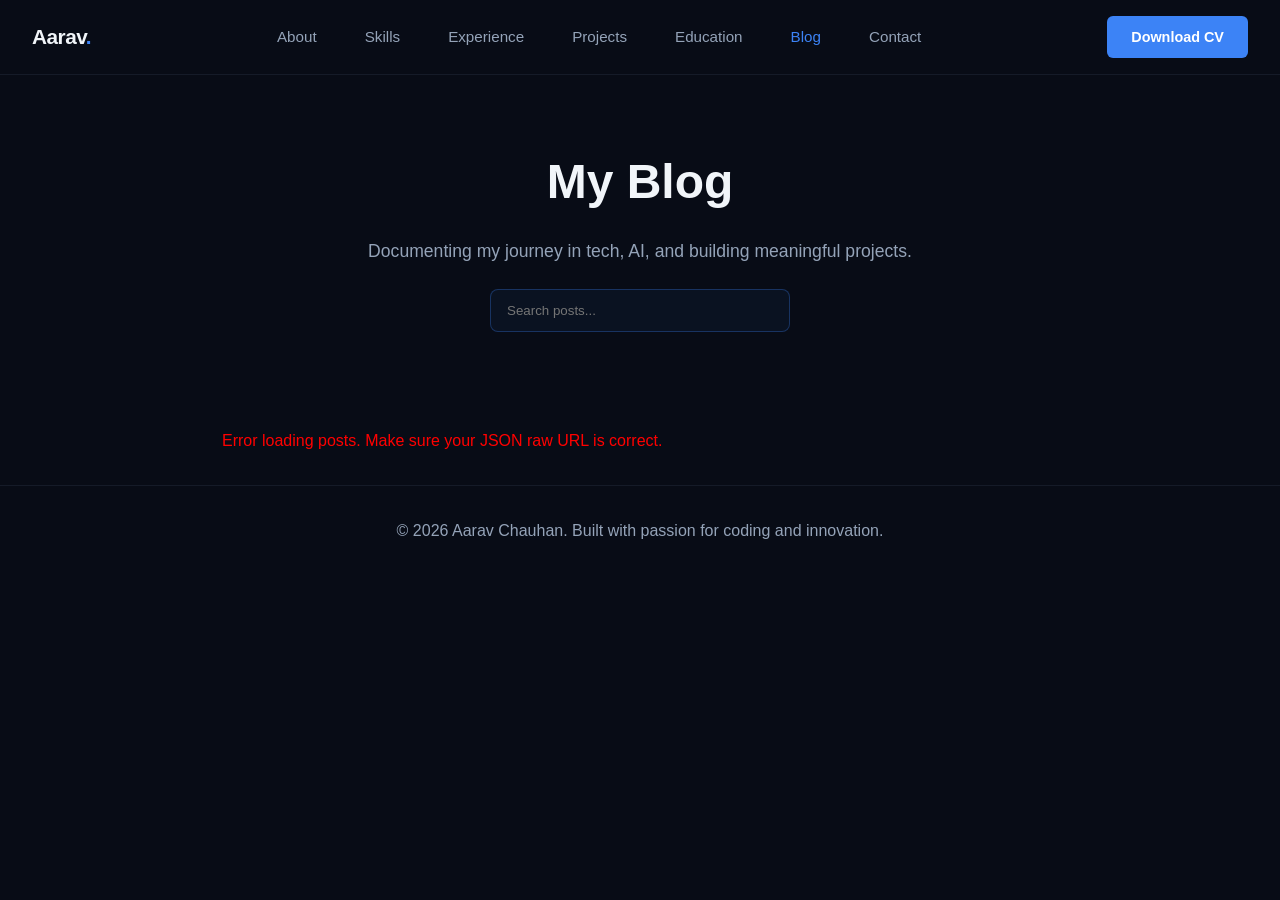
<file: oldblog.html>
<!DOCTYPE html>
<html lang="en">
<head>
<meta charset="UTF-8">
<meta name="viewport" content="width=device-width, initial-scale=1.0">
<title>Blog | Aarav Chauhan</title>
<link rel="icon" type="image/png" href="portfoliologo.png">
<link rel="stylesheet" href="style.css">
<link rel="stylesheet" href="https://cdnjs.cloudflare.com/ajax/libs/font-awesome/6.4.0/css/all.min.css">

<style>
/* === KEEPING YOUR ORIGINAL THEME === */

.blog-container { padding-top: 80px; }

.blog-hero {
    padding: 4rem 2rem;
    text-align: center;
    max-width: 1200px;
    margin: 0 auto;
}

.blog-hero h1 {
    font-size: 3rem;
    font-weight: 800;
    margin-bottom: 1rem;
    color: var(--text);
}

.blog-hero p {
    font-size: 1.1rem;
    color: var(--text-dim);
    max-width: 600px;
    margin: 0 auto;
}

.blog-posts {
    display: grid;
    gap: 2rem;
    max-width: 900px;
    margin: 0 auto;
    padding: 2rem;
}

.blog-post-preview {
    background: rgba(59,130,246,0.05);
    border: 1px solid rgba(59,130,246,0.2);
    border-radius: 10px;
    padding: 2rem;
    cursor: pointer;
    transition: all 0.3s ease;
}

.blog-post-preview:hover {
    background: rgba(59,130,246,0.1);
    border-color: var(--accent);
    transform: translateY(-5px);
    box-shadow: 0 10px 30px rgba(59,130,246,0.2);
}

.blog-meta {
    display: flex;
    gap: 1.5rem;
    margin-bottom: 1rem;
    flex-wrap: wrap;
    font-size: 0.9rem;
    color: var(--accent);
}

.blog-date {
    display: flex;
    align-items: center;
    gap: 0.5rem;
}

.blog-category {
    background: rgba(60,131,246,0.2);
    padding: 0.25rem 0.75rem;
    border-radius: 4px;
    font-size: 0.8rem;
    font-weight: 600;
    text-transform: uppercase;
}

.blog-post-preview h2 {
    font-size: 1.8rem;
    margin: 1rem 0 0.5rem;
    color: var(--text);
}

.blog-preview-text {
    color: var(--text-dim);
    line-height: 1.8;
    margin-bottom: 1rem;
}

.read-more {
    color: var(--accent);
    font-weight: 600;
    display: inline-flex;
    align-items: center;
    gap: 0.5rem;
    transition: all 0.3s ease;
}

.blog-post-preview:hover .read-more {
    gap: 1rem;
}

.blog-full-post {
    display: none;
    background: rgba(59,130,246,0.05);
    border: 1px solid rgba(59,130,246,0.2);
    border-radius: 10px;
    padding: 3rem;
    margin-top: 1rem;
    line-height: 1.8;
    max-width: 900px;
    margin-left: auto;
    margin-right: auto;
}

.blog-full-post.active {
    display: block;
}

.blog-full-post h2 {
    font-size: 2.2rem;
    margin-bottom: 1rem;
}

.blog-full-post .blog-meta {
    margin-bottom: 2rem;
    padding-bottom: 1rem;
    border-bottom: 1px solid rgba(59,130,246,0.2);
}

.blog-full-post p {
    margin-bottom: 1.5rem;
    color: var(--text-dim);
    font-size: 1.05rem;
}

.blog-full-post h3 {
    color: var(--accent);
    margin-top: 2rem;
    margin-bottom: 1rem;
    font-size: 1.3rem;
}

.blog-full-post ul, .blog-full-post ol {
    margin-left: 2rem;
    margin-bottom: 1.5rem;
}

.blog-full-post li {
    margin-bottom: 0.5rem;
    color: var(--text-dim);
}

.back-btn {
    display: inline-flex;
    align-items: center;
    gap: 0.5rem;
    color: var(--accent);
    text-decoration: none;
    font-weight: 600;
    margin-bottom: 2rem;
    transition: all 0.3s ease;
}

.back-btn:hover {
    gap: 1rem;
}

@media (max-width: 768px) {
    .blog-hero h1 {
        font-size: 2rem;
    }

    .blog-full-post {
        padding: 1.5rem;
    }

    .blog-post-preview {
        padding: 1.5rem;
    }
}
</style>
</head>

<body>

<nav class="navbar">
<div class="nav-container">
<a href="index.html" class="nav-logo">Aarav<span>.</span></a>

<div class="hamburger">
    <span class="bar"></span>
    <span class="bar"></span>
    <span class="bar"></span>
</div>

<ul class="nav-menu">
<li><a href="index.html#about">About</a></li>
<li><a href="index.html#skills">Skills</a></li>
<li><a href="index.html#experience">Experience</a></li>
<li><a href="index.html#projects">Projects</a></li>
<li><a href="index.html#education">Education</a></li>
<li><a href="blog.html" class="active">Blog</a></li>
<li><a href="index.html#contact">Contact</a></li>
</ul>
<div class="nav-actions">
<a href="port.pdf" class="nav-download-btn" download>Download CV</a>
</div>
</div>
</nav>

<div class="blog-container">
<div class="blog-hero">
<h1>My Blog</h1>
<p>Documenting my journey in tech, AI, and building meaningful projects.</p>
<input type="text" placeholder="Search posts..." oninput="searchPosts(this.value)" style="
    margin-top: 1.5rem;
    padding: 0.8rem 1rem;
    width: 300px;
    border-radius: 8px;
    border: 1px solid rgba(59,130,246,0.3);
    background: rgba(59,130,246,0.05);
    color: var(--text);
">
</div>

<div class="blog-posts"></div>
</div>

<footer>
<p>&copy; 2026 Aarav Chauhan. Built with passion for coding and innovation.</p>
</footer>

<script>
/* === NAVBAR TOGGLE LOGIC === */
const hamburger = document.querySelector('.hamburger');
const navMenu = document.querySelector('.nav-menu');

if (hamburger) {
    hamburger.addEventListener('click', () => {
        navMenu.classList.toggle('active');
        hamburger.classList.toggle('active');
    });
}

// Close mobile menu when a link is clicked
document.querySelectorAll('.nav-menu a').forEach(link => {
    link.addEventListener('click', () => {
        navMenu.classList.remove('active');
        hamburger.classList.remove('active');
    });
});


/* === DYNAMIC POSTS FROM GITHUB JSON ===  https://raw.githubusercontent.com/RoboPlayz12345/blog-connect/main/posts.json */

const GITHUB_JSON_URL = "https://raw.githubusercontent.com/RoboPlayz12345/blog-connect/main/posts.json";

let allPosts = [];

async function loadPosts() {
    try {
        const res = await fetch(GITHUB_JSON_URL + "?t=" + new Date().getTime());
        if(!res.ok) throw new Error(`HTTP error! status: ${res.status}`);
        const posts = await res.json();

        allPosts = posts.filter(p => p.Published);
        renderPosts(allPosts);
    } catch (err) {
        document.querySelector('.blog-posts').innerHTML = "<p style='color:red;'>Error loading posts. Make sure your JSON raw URL is correct.</p>";
        console.error("Error fetching posts:", err);
    }
}

function renderPosts(posts) {
    const container = document.querySelector('.blog-posts');
    container.innerHTML = "";

    if(posts.length === 0){
        container.innerHTML = "<p>No posts found.</p>";
        return;
    }

    posts.forEach((post, index) => {
        container.innerHTML += `
        <div class="blog-post-preview" onclick="showPost(${index})">
            <div class="blog-meta">
                <span class="blog-date"><i class="fas fa-calendar"></i> ${post.Date}</span>
                <span class="blog-category">${post.Category}</span>
            </div>
            <h2>${post.Name}</h2>
            <p class="blog-preview-text">${post.Content.length > 150 ? post.Content.substring(0,150) + "..." : post.Content}</p>
            <span class="read-more">Read More <i class="fas fa-arrow-right"></i></span>
        </div>`;
    });
}

function showPost(index) {
    const post = allPosts[index];
    const container = document.querySelector('.blog-posts');

    container.innerHTML = `
    <div class="blog-full-post active">
        <a href="#" class="back-btn" onclick="renderPosts(allPosts); return false;">
            <i class="fas fa-arrow-left"></i> Back to Posts
        </a>
        <h2>${post.Name}</h2>
        <div class="blog-meta">
            <span class="blog-date"><i class="fas fa-calendar"></i> ${post.Date}</span>
            <span class="blog-category">${post.Category}</span>
        </div>
        <p>${post.Content.replace(/\n/g,'<br>')}</p>
    </div>`;
    window.scrollTo(0,0);
}

function searchPosts(query) {
    const filtered = allPosts.filter(post =>
        post.Name.toLowerCase().includes(query.toLowerCase()) ||
        post.Category.toLowerCase().includes(query.toLowerCase())
    );
    renderPosts(filtered);
}

loadPosts();
</script>

</body>
</html>
</file>
<file: style.css>
:root {
    --primary: #0f172a;
    --secondary: #1e293b;
    --accent: #3c83f6;
    --accent-dark: #2563eb;
    --text: #f1f5f9;
    --text-dim: #94a3b8;
    --border: #334155;
}

* {
    margin: 0;
    padding: 0;
    box-sizing: border-box;
}

html {
    scroll-behavior: smooth;
}

body {
    background: #080c16;
    color: var(--text);
    font-family: -apple-system, BlinkMacSystemFont, 'Segoe UI', Roboto, sans-serif;
    line-height: 1.6;
    overflow-x: hidden;
}

/* Navbar */
.navbar {
    position: fixed;
    top: 0;
    left: 0;
    right: 0;
    background: #080c16;
    backdrop-filter: blur(10px);
    border-bottom: 1px solid rgba(52, 65, 85, 0.3);
    z-index: 999;
    padding: 1rem 0;
}

.nav-container {
    max-width: 1400px;
    margin: 0 auto;
    display: flex;
    justify-content: space-between;
    align-items: center;
    padding: 0 2rem;
}

.nav-logo {
    font-size: 1.3rem;
    font-weight: 700;
    color: var(--text);
    letter-spacing: -0.5px;
    flex-shrink: 0;
    text-decoration: none;
    cursor: pointer;
    transition: color 0.3s ease;
}

.nav-logo:hover {
    color: var(--accent);
}

.nav-logo span {
    color: var(--accent);
}

.nav-menu {
    display: flex;
    list-style: none;
    gap: 3rem;
    flex: 0;
    justify-content: flex-start;
}

.nav-menu a {
    color: var(--text-dim);
    text-decoration: none;
    font-weight: 500;
    font-size: 0.95rem;
    transition: color 0.3s ease;
}

.nav-menu a:hover,
.nav-menu a.active {
    color: var(--accent);
}

.nav-actions {
    display: flex;
    align-items: center;
    gap: 1.5rem;
}

.theme-btn {
    display: none;
}

.nav-download-btn {
    background: var(--accent);
    color: #fff;
    padding: 0.6rem 1.5rem;
    border-radius: 6px;
    text-decoration: none;
    font-weight: 600;
    font-size: 0.9rem;
    transition: all 0.3s ease;
    border: none;
}

.nav-download-btn:hover {
    background: var(--accent-dark);
    transform: translateY(-2px);
}

/* Main Content */
.main-content {
    padding-top: 80px;
}

section {
    padding: 6rem 2rem;
    max-width: 1200px;
    margin: 0 auto;
}

section:nth-child(even) {
    background: #0c1322;
}

section h2 {
    font-size: 2.8rem;
    font-weight: 700;
    margin-bottom: 3rem;
    color: var(--text);
    text-align: center;
    position: relative;
    display: inline-block;
    width: 100%;
}

section h2::after {
    content: '';
    position: absolute;
    bottom: -15px;
    left: 50%;
    transform: translateX(-50%);
    width: 60px;
    height: 3px;
    background: var(--accent);
    border-radius: 2px;
}

/* Hero Section */
.hero {
    padding: 6rem 2rem;
    min-height: 90vh;
    display: flex;
    align-items: center;
}

.hero-content {
    display: grid;
    grid-template-columns: 1fr 1fr;
    gap: 4rem;
    align-items: center;
    width: 100%;
    max-width: 1200px;
    margin: 0 auto;
}

.hero-text {
    padding: 2rem 0;
}

.badge {
    display: inline-flex;
    align-items: center;
    gap: 0.5rem;
    background: rgba(16, 185, 129, 0.1);
    border: 1px solid rgba(16, 185, 129, 0.3);
    color: #10b981;
    padding: 0.5rem 1.2rem;
    border-radius: 50px;
    font-size: 0.85rem;
    font-weight: 600;
    margin-bottom: 1.5rem;
}

.badge .dot {
    font-size: 1.2rem;
    line-height: 0.5;
    display: flex;
    align-items: center;
}

.hero-name {
    font-size: 3.5rem;
    font-weight: 800;
    line-height: 1.1;
    margin: 1rem 0 1.5rem;
    color: var(--text);
}

.hero-name-highlight {
    color: var(--accent);
}

.hero-subtitle {
    font-size: 1.5rem;
    color: var(--accent);
    font-weight: 600;
    margin-bottom: 1.5rem;
}

.hero-description {
    font-size: 1.05rem;
    color: var(--text-dim);
    line-height: 1.8;
    margin-bottom: 2rem;
    max-width: 500px;
}

.hero-buttons {
    display: flex;
    gap: 1rem;
    margin-bottom: 2.5rem;
    flex-wrap: wrap;
}

.btn {
    padding: 0.875rem 1.75rem;
    border-radius: 8px;
    text-decoration: none;
    font-weight: 600;
    transition: all 0.3s ease;
    display: inline-flex;
    align-items: center;
    gap: 0.5rem;
    border: none;
    cursor: pointer;
    font-size: 0.95rem;
}

.btn-primary {
    background: transparent;
    color: var(--accent);
    border: 2px solid var(--accent);
}

.btn-primary:hover {
    background: rgba(59, 130, 246, 0.1);
    transform: translateY(-2px);
}

.btn-secondary {
    background: transparent;
    color: var(--accent);
    border: 2px solid var(--accent);
}

.btn-secondary:hover {
    background: rgba(59, 130, 246, 0.1);
    transform: translateY(-2px);
}

.hero-socials {
    display: flex;
    gap: 1.5rem;
}

.hero-socials a {
    color: var(--text-dim);
    font-size: 1.3rem;
    transition: all 0.3s ease;
    text-decoration: none;
}

.hero-socials a:hover {
    color: var(--accent);
    transform: translateY(-3px);
}

.hero-image {
    position: relative;
}

.hero-image img {
    width: 85%;
    height: auto;
    border-radius: 12px;
    box-shadow: 0 30px 60px rgba(59, 130, 246, 0.2);
    transition: all 0.3s ease;
    transform: translateY(-10px);
}

.hero-image:hover img {
    transform: translateY(-10px);
    box-shadow: 0 30px 60px rgba(59, 130, 246, 0.2);
}

/* About Section */
.about {
    background: rgba(30, 41, 59, 0.3);
    border-radius: 12px;
}

.about-grid {
    display: grid;
    grid-template-columns: 1fr 1fr;
    gap: 3rem;
}

.about-text p {
    font-size: 1.05rem;
    color: var(--text-dim);
    margin-bottom: 1.5rem;
    line-height: 1.8;
}

.about-text strong {
    color: var(--accent);
}

.services {
    display: grid;
    grid-template-columns: 1fr 1fr;
    gap: 1.5rem;
}

.service-card {
    background: rgba(59, 130, 246, 0.05);
    border: 1px solid rgba(59, 130, 246, 0.2);
    padding: 1.5rem;
    border-radius: 8px;
    text-align: center;
    transition: all 0.3s ease;
}

.service-card:hover {
    background: rgba(59, 130, 246, 0.1);
    border-color: var(--accent);
    transform: translateY(-5px);
}

.service-card i {
    font-size: 2rem;
    color: var(--accent);
    margin-bottom: 0.5rem;
    display: block;
}

.service-card h4 {
    color: var(--text);
    font-size: 1rem;
}

/* Skills Section */
.skills-grid {
    display: grid;
    grid-template-columns: 1fr 1fr 1fr;
    gap: 2rem;
}

.skill-category {
    background: rgba(59, 130, 246, 0.05);
    border: 1px solid rgba(59, 130, 246, 0.2);
    padding: 1.5rem;
    border-radius: 8px;
}

.skill-category:hover {
    background: rgba(59, 130, 246, 0.1);
    border-color: var(--accent);
}

.skill-category h3 {
    color: var(--text);
    font-size: 1.1rem;
    margin-bottom: 1.5rem;
    font-weight: 600;
    display: flex;
    align-items: center;
    gap: 0.5rem;
}

.skill-dot {
    color: var(--accent);
    font-size: 0.8rem;
}

.skill-list {
    list-style: none;
    display: grid;
    gap: 0.75rem;
}

.skill-category:nth-child(2) .skill-list {
    display: flex;
    flex-wrap: wrap;
    gap: 0.75rem;
}

.skill-list li {
    color: var(--text-dim);
    font-size: 0.95rem;
    line-height: 1.8;
    position: relative;
    padding-left: 1.5rem;
}

.skill-list li::before {
    content: '●';
    position: absolute;
    left: 0;
    color: var(--accent);
    font-size: 0.6rem;
}

.skill-category:nth-child(2) .skill-list li {
    background: rgba(60, 131, 246, 0.1);
    border: 1.5px solid var(--accent);
    color: var(--accent);
    padding: 0.5rem 1.2rem;
    border-radius: 6px;
    display: inline-block;
    padding-left: 1.2rem;
    margin: 0;
    cursor: pointer;
    transition: all 0.3s ease;
}

.skill-category:nth-child(2) .skill-list li:hover {
    background: rgba(60, 131, 246, 0.2);
    transform: translateY(-2px);
}

.skill-category:nth-child(2) .skill-list li::before {
    display: none;
}

.skill-list a {
    color: var(--accent);
    text-decoration: none;
    transition: all 0.3s ease;
}

.skill-list a:hover {
    color: #fff;
}

/* Experience Section */
.timeline {
    display: grid;
    gap: 1.5rem;
}

.timeline-item {
    background: rgba(59, 130, 246, 0.05);
    border-left: 4px solid var(--accent);
    padding: 1.5rem;
    border-radius: 6px;
    transition: all 0.3s ease;
}

.timeline-item:hover {
    background: rgba(59, 130, 246, 0.1);
    transform: translateX(10px);
}

.timeline-date {
    color: var(--accent);
    font-weight: 700;
    font-size: 0.85rem;
    text-transform: uppercase;
    letter-spacing: 0.05em;
    margin-bottom: 0.5rem;
}

.timeline-item h3 {
    color: var(--text);
    font-size: 1.2rem;
    margin-bottom: 0.5rem;
}

.timeline-item p {
    color: var(--text-dim);
    line-height: 1.6;
}

/* Projects Section */
.projects-grid {
    display: grid;
    grid-template-columns: repeat(auto-fit, minmax(300px, 1fr));
    gap: 2rem;
}

.project-card {
    background: rgba(30, 41, 59, 0.4);
    border: 1px solid rgba(59, 130, 246, 0.2);
    border-radius: 10px;
    overflow: hidden;
    transition: all 0.3s ease;
    display: flex;
    flex-direction: column;
}

.project-card:hover {
    border-color: var(--accent);
    transform: translateY(-8px);
    box-shadow: 0 15px 40px rgba(59, 130, 246, 0.2);
}

.project-top {
    padding: 1.2rem;
    display: flex;
    justify-content: space-between;
    align-items: center;
    border-bottom: 1px solid rgba(59, 130, 246, 0.2);
}

.project-tag {
    color: var(--accent);
    font-size: 0.75rem;
    font-weight: 700;
    text-transform: uppercase;
    letter-spacing: 0.05em;
}

.project-top a {
    color: var(--accent);
    font-size: 1rem;
    transition: all 0.3s ease;
    text-decoration: none;
}

.project-top a:hover {
    transform: rotate(45deg) scale(1.2);
}

.project-image {
    width: 100%;
    height: 180px;
    object-fit: cover;
    transition: all 0.3s ease;
}

.project-card:hover .project-image {
    transform: scale(1.05);
}

.project-card h3 {
    font-size: 1.15rem;
    color: var(--text);
    margin: 1rem 1.2rem 0.5rem;
}

.project-card p {
    padding: 0 1.2rem;
    color: var(--text-dim);
    font-size: 0.95rem;
    line-height: 1.6;
    flex-grow: 1;
    margin-bottom: 0.5rem;
}

.project-tech {
    display: flex;
    flex-wrap: wrap;
    gap: 0.5rem;
    padding: 0 1.2rem 0.8rem;
}

.project-tech span {
    background: rgba(59, 130, 246, 0.1);
    color: var(--accent);
    padding: 0.25rem 0.75rem;
    border-radius: 4px;
    font-size: 0.8rem;
    font-weight: 600;
}

.project-link {
    color: var(--accent);
    text-decoration: none;
    font-weight: 600;
    padding: 0 1.2rem 1.2rem;
    transition: all 0.3s ease;
    display: inline-block;
}

.project-link:hover {
    transform: translateX(5px);
}

/* Education Section */
.education-grid {
    display: grid;
    grid-template-columns: 1fr 1fr;
    gap: 3rem;
}

.education-column h3 {
    color: var(--accent);
    font-size: 1.2rem;
    margin-bottom: 1.5rem;
    text-transform: uppercase;
    letter-spacing: 0.05em;
}

.edu-items {
    display: grid;
    gap: 1.5rem;
}

.edu-item {
    background: rgba(59, 130, 246, 0.05);
    border: 1px solid rgba(59, 130, 246, 0.2);
    padding: 1.2rem;
    border-radius: 8px;
    transition: all 0.3s ease;
}

.edu-item:hover {
    background: rgba(59, 130, 246, 0.1);
    border-color: var(--accent);
}

.edu-item h4 {
    color: var(--text);
    font-size: 1rem;
    margin-bottom: 0.3rem;
}

.edu-item p {
    color: var(--accent);
    font-weight: 600;
    font-size: 0.9rem;
    margin-bottom: 0.3rem;
}

.edu-item span {
    color: var(--text-dim);
    font-size: 0.9rem;
    display: block;
}

.edu-item a {
    color: var(--accent);
    text-decoration: none;
    font-weight: 600;
    display: inline-block;
    margin-top: 0.5rem;
    transition: all 0.3s ease;
}

.edu-item a:hover {
    transform: translateX(5px);
}

/* Contact Section */
.contact {
    text-align: center;
}

.contact-intro {
    font-size: 1.1rem;
    color: var(--text-dim);
    max-width: 500px;
    margin: 0 auto 2.5rem;
    line-height: 1.8;
}

.contact-links {
    display: grid;
    gap: 1rem;
    margin-bottom: 2rem;
    max-width: 500px;
    margin-left: auto;
    margin-right: auto;
}

.contact-item {
    background: rgba(59, 130, 246, 0.05);
    border: 2px solid rgba(59, 130, 246, 0.2);
    color: var(--accent);
    padding: 1rem;
    border-radius: 8px;
    text-decoration: none;
    font-weight: 600;
    transition: all 0.3s ease;
    display: flex;
    align-items: center;
    justify-content: center;
    gap: 0.75rem;
}

.contact-item:hover {
    background: var(--accent);
    color: #fff;
    border-color: var(--accent);
    transform: translateY(-3px);
}

.contact-location {
    margin: 2rem 0;
    color: var(--text-dim);
}

.contact-location p:first-child {
    color: var(--accent);
    font-weight: 600;
    margin-bottom: 0.5rem;
}

.download-resume-btn {
    background: var(--accent);
    color: #fff;
    padding: 1rem 2rem;
    border-radius: 8px;
    text-decoration: none;
    font-weight: 600;
    transition: all 0.3s ease;
    display: inline-block;
    margin-top: 1rem;
    border: none;
}

.download-resume-btn:hover {
    background: var(--accent-dark);
    transform: translateY(-3px);
    box-shadow: 0 10px 30px rgba(59, 130, 246, 0.3);
}

/* Footer */
footer {
    text-align: center;
    padding: 2rem;
    border-top: 1px solid rgba(52, 65, 85, 0.3);
    color: var(--text-dim);
}

/* Responsive */
@media (max-width: 768px) {
    .nav-menu {
        gap: 1.5rem;
        font-size: 0.85rem;
    }

    .hero-content {
        grid-template-columns: 1fr;
        gap: 2rem;
    }

    .hero-name {
        font-size: 2.5rem;
    }

    .about-grid {
        grid-template-columns: 1fr;
    }

    .services {
        grid-template-columns: 1fr;
    }

    .education-grid {
        grid-template-columns: 1fr;
    }

    .hero-buttons {
        flex-direction: column;
    }

    .btn {
        justify-content: center;
    }

    section {
        padding: 4rem 1.5rem;
    }

    section h2 {
        font-size: 2rem;
    }
}

@media (max-width: 480px) {
    .nav-container {
        padding: 0 1rem;
        flex-wrap: wrap;
        gap: 1rem;
    }

    .nav-menu {
        display: none;
    }

    .nav-logo {
        font-size: 1.1rem;
    }

    .hero {
        padding: 4rem 1rem;
        min-height: auto;
    }

    .hero-name {
        font-size: 2rem;
    }

    .hero-subtitle {
        font-size: 1.1rem;
    }

    .hero-description {
        font-size: 0.95rem;
    }

    .hero-buttons {
        flex-direction: column;
        gap: 0.75rem;
    }

    .btn {
        width: 100%;
        justify-content: center;
        padding: 0.75rem 1rem;
        font-size: 0.9rem;
    }

    section {
        padding: 3rem 1rem;
    }

    section h2 {
        font-size: 1.5rem;
        margin-bottom: 1.5rem;
    }

    .projects-grid {
        grid-template-columns: 1fr;
    }

    .contact-links {
        gap: 0.75rem;
    }

    .contact-item {
        font-size: 0.85rem;
    }
}


:root {
    --primary: #0f172a;
    --secondary: #1e293b;
    --accent: #3c83f6;
    --accent-dark: #2563eb;
    --text: #f1f5f9;
    --text-dim: #94a3b8;
    --border: #334155;
}

* {
    margin: 0;
    padding: 0;
    box-sizing: border-box;
}

html {
    scroll-behavior: smooth;
}

body {
    background: #080c16;
    color: var(--text);
    font-family: -apple-system, BlinkMacSystemFont, 'Segoe UI', Roboto, sans-serif;
    line-height: 1.6;
    overflow-x: hidden;
}

/* Navbar */
.navbar {
    position: fixed;
    top: 0;
    left: 0;
    right: 0;
    background: #080c16;
    backdrop-filter: blur(10px);
    border-bottom: 1px solid rgba(52, 65, 85, 0.3);
    z-index: 999;
    padding: 1rem 0;
}

.nav-container {
    max-width: 1400px;
    margin: 0 auto;
    display: flex;
    justify-content: space-between;
    align-items: center;
    padding: 0 2rem;
}

.nav-logo {
    font-size: 1.3rem;
    font-weight: 700;
    color: var(--text);
    letter-spacing: -0.5px;
    text-decoration: none;
    transition: color 0.3s ease;
}

.nav-logo span { color: var(--accent); }

.nav-menu {
    display: flex;
    list-style: none;
    gap: 3rem;
}

.nav-menu a {
    color: var(--text-dim);
    text-decoration: none;
    font-weight: 500;
    font-size: 0.95rem;
    transition: color 0.3s ease;
}

.nav-menu a:hover, .nav-menu a.active {
    color: var(--accent);
}

.nav-download-btn {
    background: var(--accent);
    color: #fff;
    padding: 0.6rem 1.5rem;
    border-radius: 6px;
    text-decoration: none;
    font-weight: 600;
    font-size: 0.9rem;
    transition: 0.3s;
}

/* Hamburger UI */
.hamburger {
    display: none;
    cursor: pointer;
    flex-direction: column;
    gap: 5px;
    z-index: 1000;
}

.bar {
    display: block;
    width: 25px;
    height: 3px;
    background-color: var(--text);
    transition: 0.3s ease;
}

/* Hero Section */
.hero { padding: 6rem 2rem; min-height: 90vh; display: flex; align-items: center; }
.hero-content { display: grid; grid-template-columns: 1fr 1fr; gap: 4rem; width: 100%; max-width: 1200px; margin: 0 auto; }
.hero-name { font-size: 3.5rem; font-weight: 800; line-height: 1.1; }
.hero-subtitle { font-size: 1.5rem; color: var(--accent); font-weight: 600; }
.hero-image img { width: 100%; border-radius: 12px; box-shadow: 0 30px 60px rgba(59, 130, 246, 0.2); }

/* Common Section Styles */
section { padding: 6rem 2rem; max-width: 1200px; margin: 0 auto; }
section h2 { font-size: 2.5rem; margin-bottom: 3rem; text-align: center; }

/* Grids */
.about-grid, .education-grid { display: grid; grid-template-columns: 1fr 1fr; gap: 3rem; }
.skills-grid { display: grid; grid-template-columns: repeat(auto-fit, minmax(280px, 1fr)); gap: 2rem; }
.services { display: grid; grid-template-columns: 1fr 1fr; gap: 1.5rem; }
.projects-grid { display: grid; grid-template-columns: repeat(auto-fit, minmax(300px, 1fr)); gap: 2rem; }

/* Responsive Overrides */
@media (max-width: 968px) {
    .nav-menu {
        position: fixed;
        left: -100%;
        top: 70px;
        flex-direction: column;
        background: #080c16;
        width: 100%;
        height: 100vh;
        text-align: center;
        transition: 0.3s;
        padding-top: 2rem;
        gap: 2rem;
        border-top: 1px solid var(--border);
    }

    .nav-menu.active { left: 0; }
    .hamburger { display: flex; }
    
    /* Hamburger Animation */
    .hamburger.active .bar:nth-child(2) { opacity: 0; }
    .hamburger.active .bar:nth-child(1) { transform: translateY(8px) rotate(45deg); }
    .hamburger.active .bar:nth-child(3) { transform: translateY(-8px) rotate(-45deg); }

    .nav-actions { display: none; } /* Hide CV btn on mobile nav to save space */
    .hero-content, .about-grid, .education-grid { grid-template-columns: 1fr; text-align: center; }
    .hero-image { order: -1; }
    .hero-image img { max-width: 400px; margin: 0 auto; }
}

@media (max-width: 480px) {
    .hero-name { font-size: 2.5rem; }
    .services { grid-template-columns: 1fr; }
}
</file>
